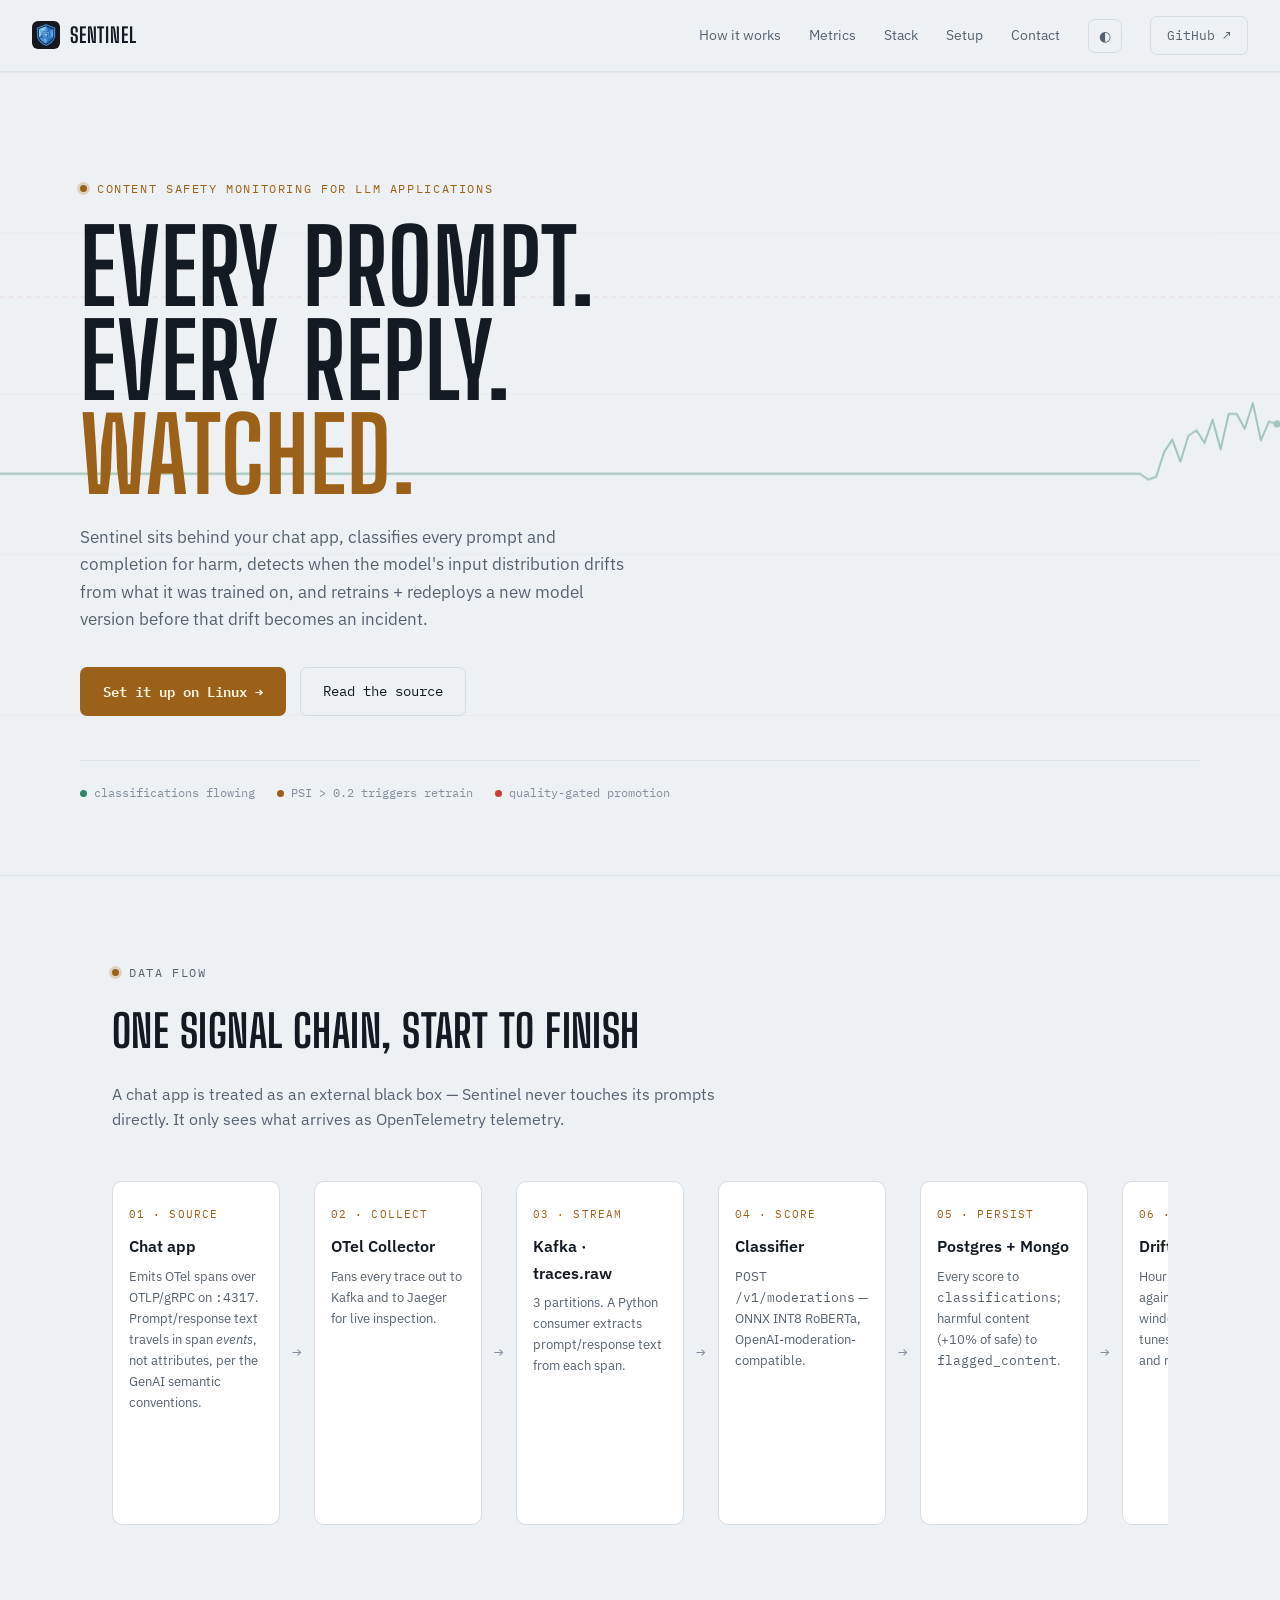
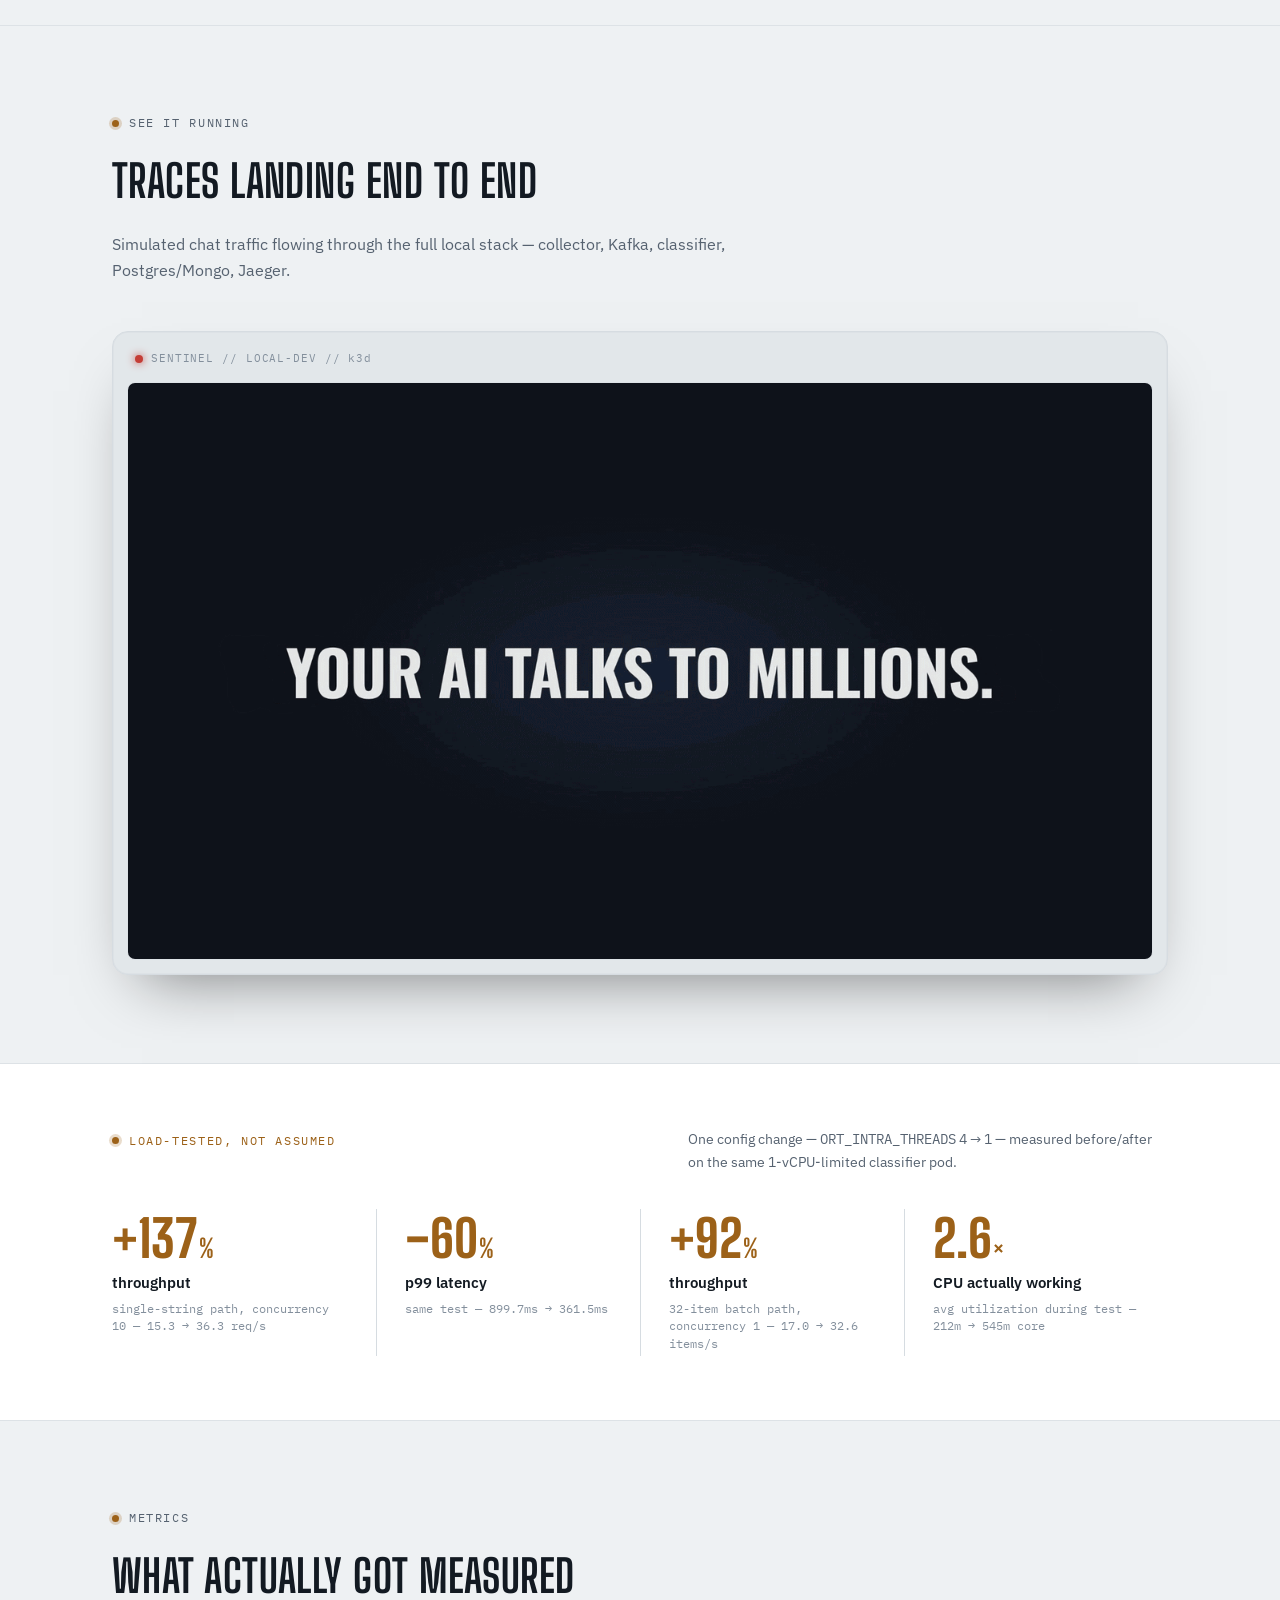
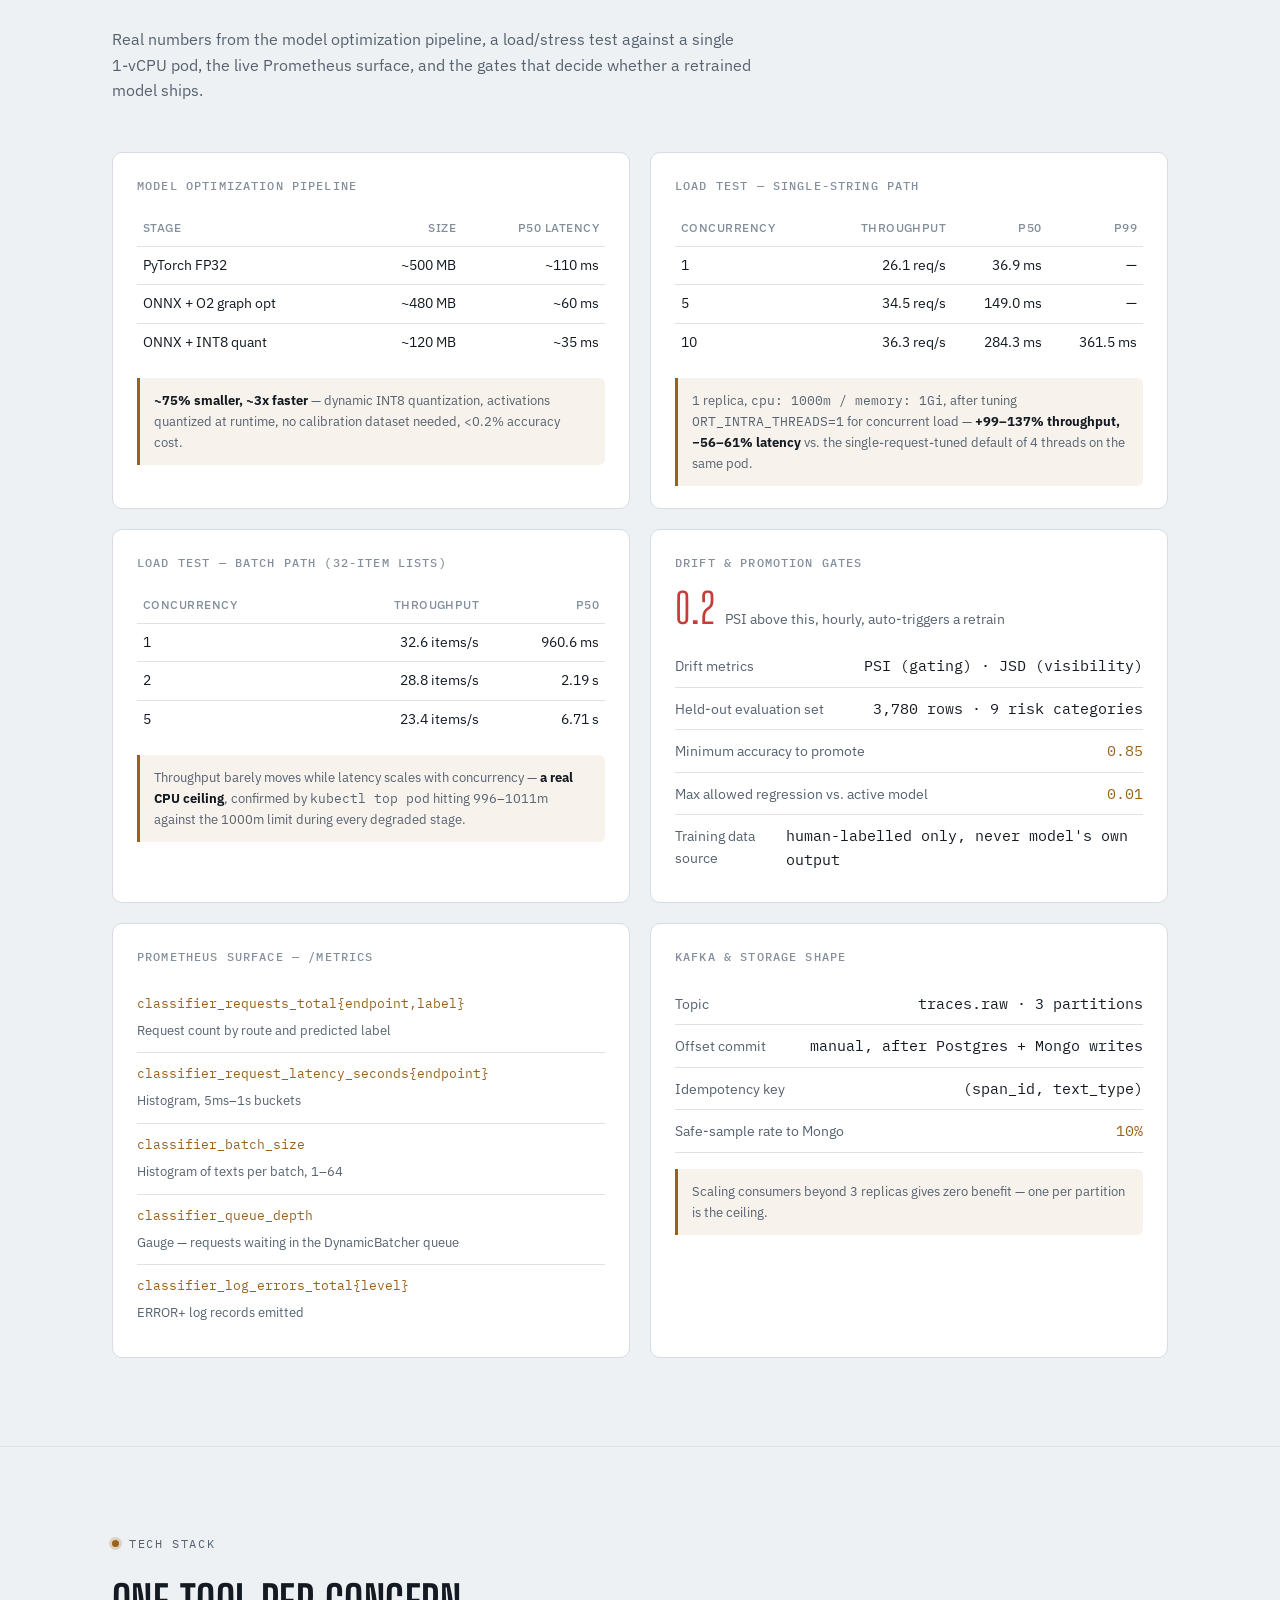
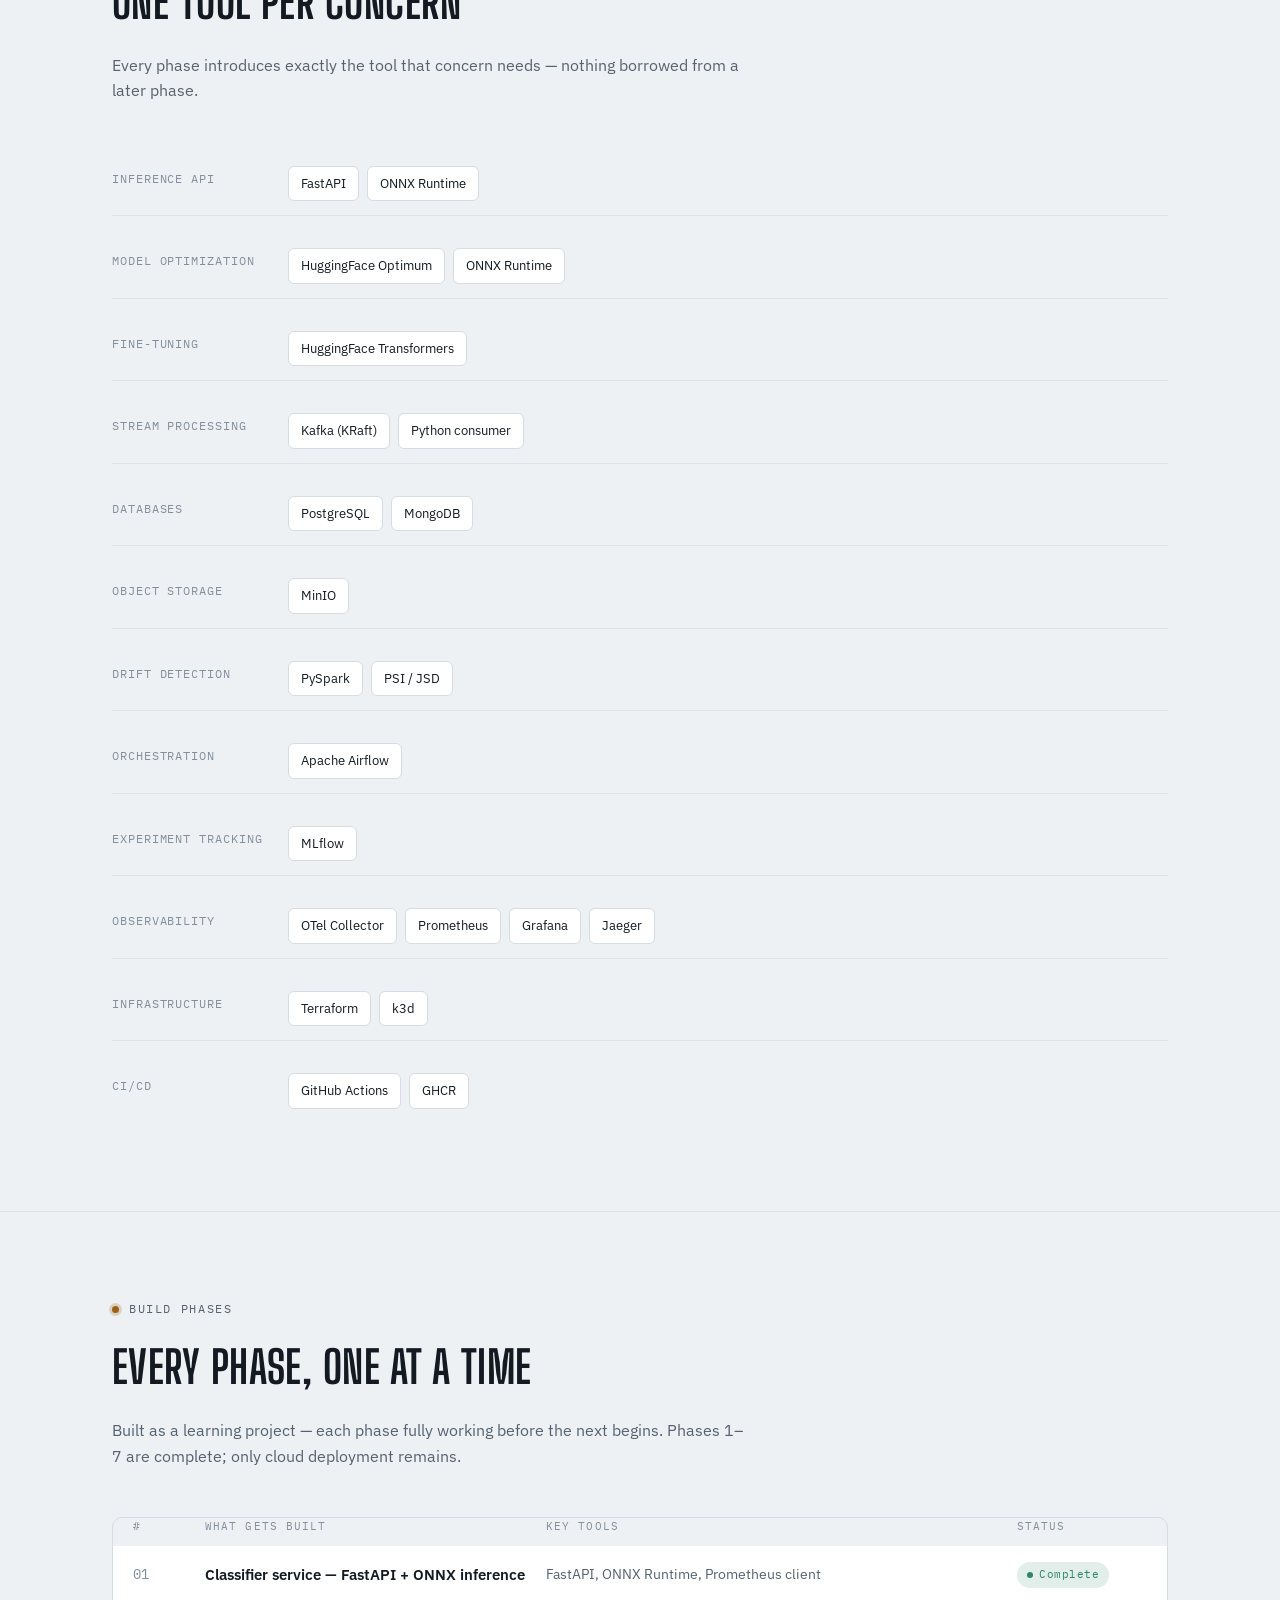
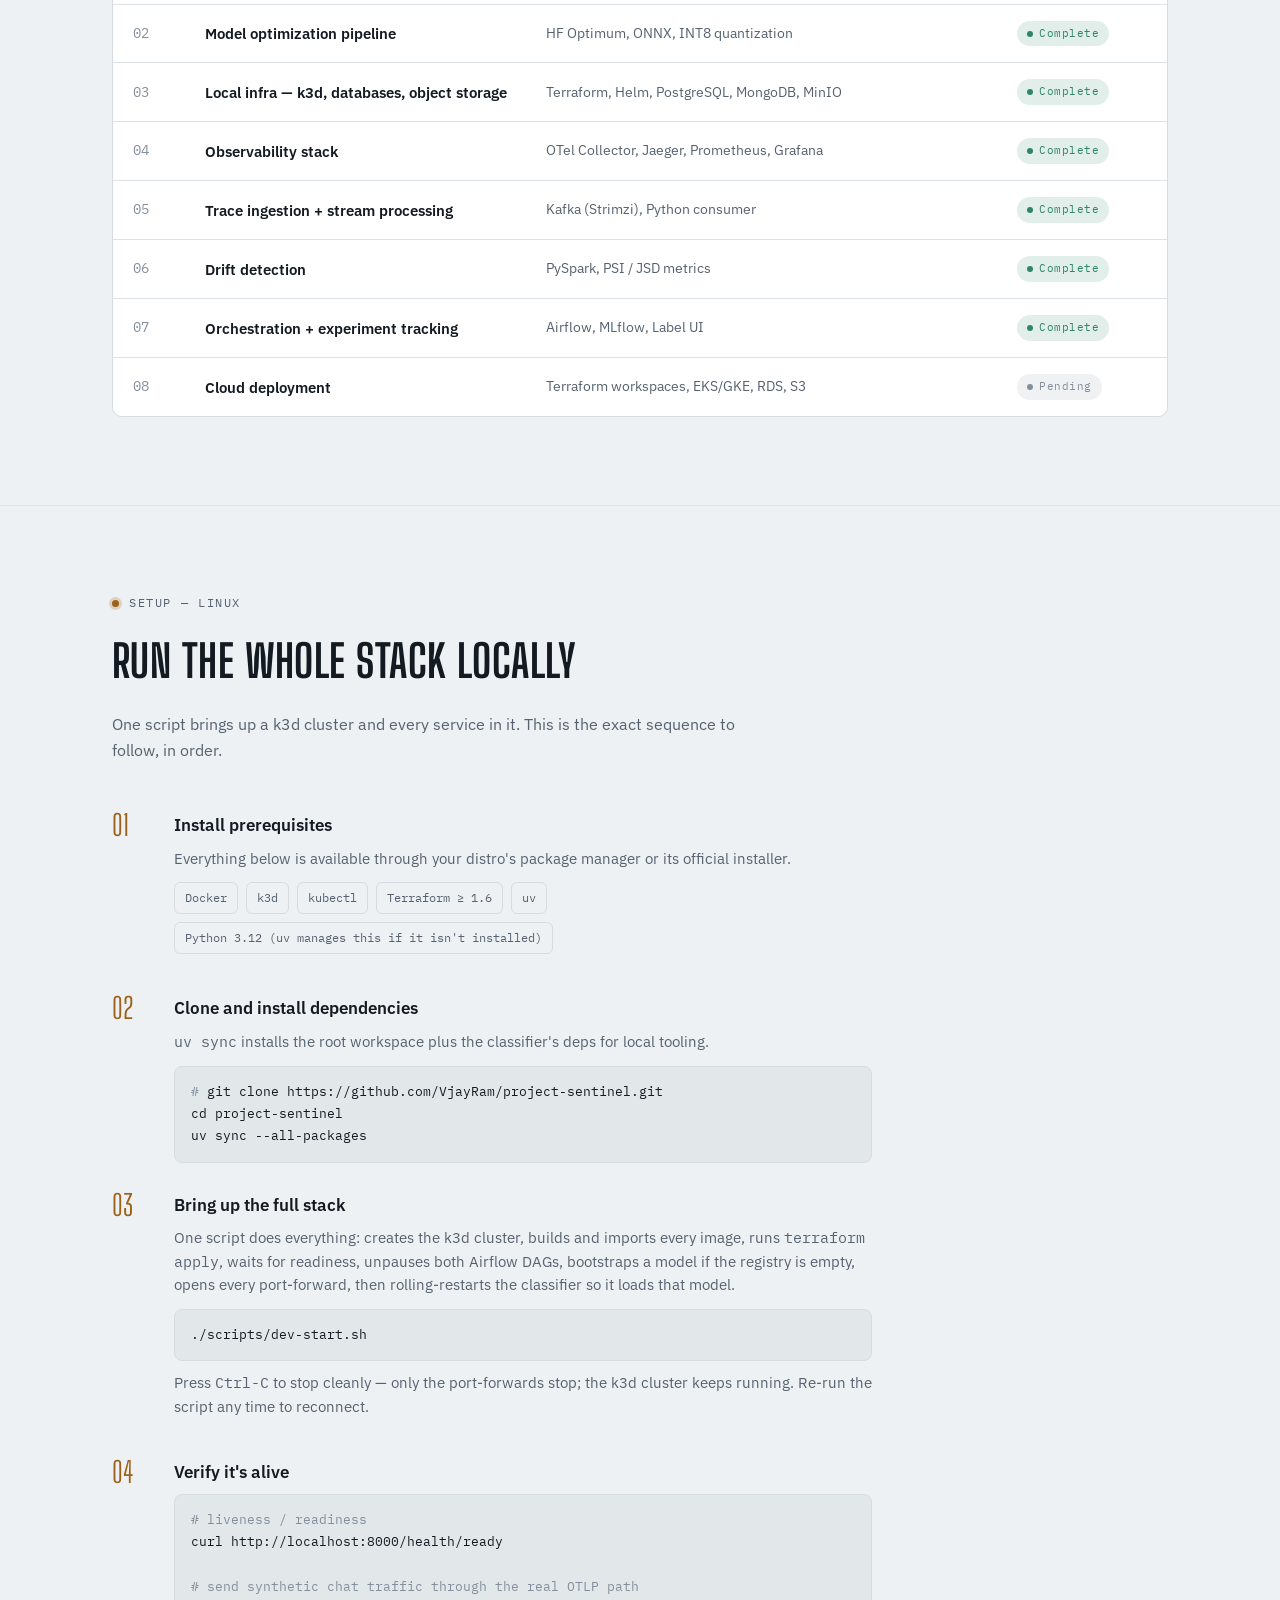
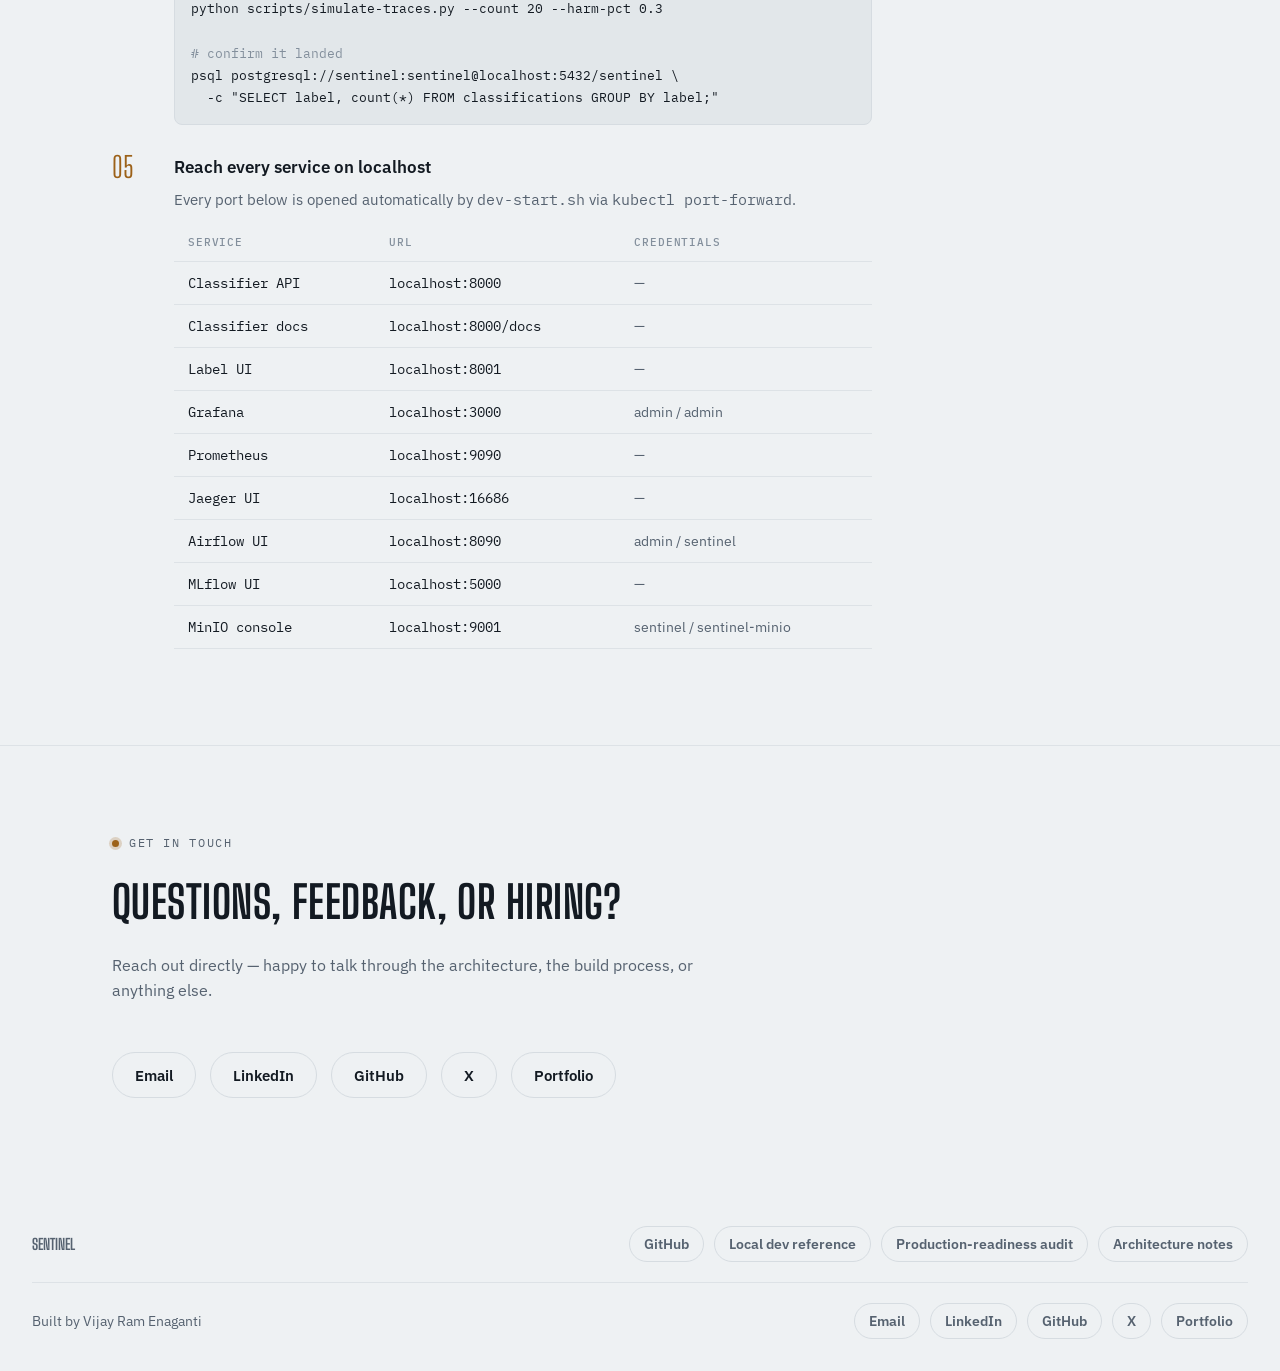
<file: frontend/index.html>
<!doctype html>
<html lang="en">
<head>
<meta charset="UTF-8" />
<meta name="viewport" content="width=device-width, initial-scale=1" />
<title>Sentinel — Content Safety Monitoring for LLM Applications</title>
<meta name="description" content="Sentinel classifies every prompt and completion your LLM app sends, watches for input drift, and retrains itself automatically when the distribution moves." />
<link rel="icon" href="favicon.ico" sizes="any" />
<link rel="icon" type="image/png" href="favicon-32.png" sizes="32x32" />
<link rel="icon" type="image/png" href="favicon-16.png" sizes="16x16" />
<link rel="icon" type="image/png" href="favicon-192.png" sizes="192x192" />
<link rel="apple-touch-icon" href="apple-touch-icon.png" />
<link rel="preconnect" href="https://fonts.googleapis.com" />
<link rel="preconnect" href="https://fonts.gstatic.com" crossorigin />
<link href="https://fonts.googleapis.com/css2?family=Big+Shoulders+Display:wght@600;700;800&family=IBM+Plex+Sans:wght@400;500;600;700&family=IBM+Plex+Mono:wght@400;500;600&display=swap" rel="stylesheet" />
<link rel="stylesheet" href="styles.css" />
</head>
<body>

<header class="site-header">
  <a class="brand" href="#top">
    <img src="assets/sentinel-logo.png" alt="" />
    Sentinel
  </a>
  <nav class="site-nav">
    <a href="#flow">How it works</a>
    <a href="#metrics">Metrics</a>
    <a href="#stack">Stack</a>
    <a href="#setup">Setup</a>
    <a href="#contact">Contact</a>
    <button class="theme-toggle" id="theme-toggle" title="Toggle theme" aria-label="Toggle color theme">◐</button>
    <a class="btn btn-ghost" href="https://github.com/VjayRam/project-sentinel" target="_blank" rel="noopener">GitHub ↗</a>
  </nav>
</header>

<section class="hero" id="top">
  <canvas class="hero-scope" id="hero-scope" aria-hidden="true"></canvas>
  <div class="hero-inner">
    <p class="eyebrow">Content safety monitoring for LLM applications</p>
    <h1>Every prompt.<br>Every reply.<br><span>Watched.</span></h1>
    <p class="hero-sub">
      Sentinel sits behind your chat app, classifies every prompt and completion
      for harm, detects when the model's input distribution drifts from what it
      was trained on, and retrains + redeploys a new model version before that
      drift becomes an incident.
    </p>
    <div class="hero-ctas">
      <a class="btn btn-primary" href="#setup">Set it up on Linux →</a>
      <a class="btn btn-ghost" href="https://github.com/VjayRam/project-sentinel" target="_blank" rel="noopener">Read the source</a>
    </div>
    <div class="status-strip mono">
      <span><span class="dot dot-safe"></span>classifications flowing</span>
      <span><span class="dot dot-accent"></span>PSI &gt; 0.2 triggers retrain</span>
      <span><span class="dot dot-harm"></span>quality-gated promotion</span>
    </div>
  </div>
</section>

<section id="flow">
  <div class="wrap">
    <div class="section-head">
      <p class="eyebrow">Data flow</p>
      <h2>One signal chain, start to finish</h2>
      <p>A chat app is treated as an external black box — Sentinel never touches its prompts directly. It only sees what arrives as OpenTelemetry telemetry.</p>
    </div>

    <div class="chain">
      <div class="chain-node">
        <span class="n">01 · SOURCE</span>
        <h3>Chat app</h3>
        <p>Emits OTel spans over OTLP/gRPC on <code class="mono">:4317</code>. Prompt/response text travels in span <em>events</em>, not attributes, per the GenAI semantic conventions.</p>
      </div>
      <div class="chain-arrow">→</div>
      <div class="chain-node">
        <span class="n">02 · COLLECT</span>
        <h3>OTel Collector</h3>
        <p>Fans every trace out to Kafka and to Jaeger for live inspection.</p>
      </div>
      <div class="chain-arrow">→</div>
      <div class="chain-node">
        <span class="n">03 · STREAM</span>
        <h3>Kafka · traces.raw</h3>
        <p>3 partitions. A Python consumer extracts prompt/response text from each span.</p>
      </div>
      <div class="chain-arrow">→</div>
      <div class="chain-node">
        <span class="n">04 · SCORE</span>
        <h3>Classifier</h3>
        <p><code class="mono">POST /v1/moderations</code> — ONNX INT8 RoBERTa, OpenAI-moderation-compatible.</p>
      </div>
      <div class="chain-arrow">→</div>
      <div class="chain-node">
        <span class="n">05 · PERSIST</span>
        <h3>Postgres + Mongo</h3>
        <p>Every score to <code class="mono">classifications</code>; harmful content (+10% of safe) to <code class="mono">flagged_content</code>.</p>
      </div>
      <div class="chain-arrow">→</div>
      <div class="chain-node">
        <span class="n">06 · REACT</span>
        <h3>Drift + retrain</h3>
        <p>Hourly PSI/JSD check against a reference window; a breach fine-tunes, quality-gates, and rolling-restarts.</p>
      </div>

      <div class="chain-branch">
        <strong>Human in the loop:</strong>
        <span>flagged content is reviewed and labelled in the Label UI before it ever becomes training data — the model never trains on its own predictions.</span>
      </div>
    </div>
  </div>
</section>

<section id="demo">
  <div class="wrap">
    <div class="section-head">
      <p class="eyebrow">See it running</p>
      <h2>Traces landing end to end</h2>
      <p>Simulated chat traffic flowing through the full local stack — collector, Kafka, classifier, Postgres/Mongo, Jaeger.</p>
    </div>
    <div class="scope-frame">
      <div class="bezel-bar">
        <span class="led"></span>
        <span>SENTINEL // LOCAL-DEV // k3d</span>
      </div>
      <img src="assets/sentinel-video.gif" alt="Screen recording of the Sentinel stack processing simulated traces end to end" loading="lazy" />
    </div>
  </div>
</section>

<section id="impact">
  <div class="wrap">
    <div class="impact-head">
      <p class="eyebrow">Load-tested, not assumed</p>
      <p class="impact-note">One config change — <span class="mono">ORT_INTRA_THREADS</span> 4 → 1 — measured before/after on the same 1-vCPU-limited classifier pod.</p>
    </div>
    <div class="impact-strip">
      <div class="impact-stat">
        <span class="impact-num mono">+137<small>%</small></span>
        <span class="impact-label">throughput</span>
        <span class="impact-ctx">single-string path, concurrency 10 — 15.3 → 36.3 req/s</span>
      </div>
      <div class="impact-stat">
        <span class="impact-num mono">−60<small>%</small></span>
        <span class="impact-label">p99 latency</span>
        <span class="impact-ctx">same test — 899.7ms → 361.5ms</span>
      </div>
      <div class="impact-stat">
        <span class="impact-num mono">+92<small>%</small></span>
        <span class="impact-label">throughput</span>
        <span class="impact-ctx">32-item batch path, concurrency 1 — 17.0 → 32.6 items/s</span>
      </div>
      <div class="impact-stat">
        <span class="impact-num mono">2.6<small>×</small></span>
        <span class="impact-label">CPU actually working</span>
        <span class="impact-ctx">avg utilization during test — 212m → 545m core</span>
      </div>
    </div>
  </div>
</section>

<section id="metrics">
  <div class="wrap">
    <div class="section-head">
      <p class="eyebrow">Metrics</p>
      <h2>What actually got measured</h2>
      <p>Real numbers from the model optimization pipeline, a load/stress test against a single 1-vCPU pod, the live Prometheus surface, and the gates that decide whether a retrained model ships.</p>
    </div>

    <div class="metric-grid">

      <div class="panel">
        <h3>Model optimization pipeline</h3>
        <table>
          <thead><tr><th>Stage</th><th>Size</th><th>p50 latency</th></tr></thead>
          <tbody>
            <tr><td>PyTorch FP32</td><td>~500 MB</td><td>~110 ms</td></tr>
            <tr><td>ONNX + O2 graph opt</td><td>~480 MB</td><td>~60 ms</td></tr>
            <tr><td>ONNX + INT8 quant</td><td>~120 MB</td><td>~35 ms</td></tr>
          </tbody>
        </table>
        <div class="callout"><strong>~75% smaller, ~3x faster</strong> — dynamic INT8 quantization, activations quantized at runtime, no calibration dataset needed, &lt;0.2% accuracy cost.</div>
      </div>

      <div class="panel">
        <h3>Load test — single-string path</h3>
        <table>
          <thead><tr><th>Concurrency</th><th>Throughput</th><th>p50</th><th>p99</th></tr></thead>
          <tbody>
            <tr><td>1</td><td>26.1 req/s</td><td>36.9 ms</td><td>—</td></tr>
            <tr><td>5</td><td>34.5 req/s</td><td>149.0 ms</td><td>—</td></tr>
            <tr><td>10</td><td>36.3 req/s</td><td>284.3 ms</td><td>361.5 ms</td></tr>
          </tbody>
        </table>
        <div class="callout">1 replica, <span class="mono">cpu: 1000m / memory: 1Gi</span>, after tuning <span class="mono">ORT_INTRA_THREADS=1</span> for concurrent load — <strong>+99–137% throughput, −56–61% latency</strong> vs. the single-request-tuned default of 4 threads on the same pod.</div>
      </div>

      <div class="panel">
        <h3>Load test — batch path (32-item lists)</h3>
        <table>
          <thead><tr><th>Concurrency</th><th>Throughput</th><th>p50</th></tr></thead>
          <tbody>
            <tr><td>1</td><td>32.6 items/s</td><td>960.6 ms</td></tr>
            <tr><td>2</td><td>28.8 items/s</td><td>2.19 s</td></tr>
            <tr><td>5</td><td>23.4 items/s</td><td>6.71 s</td></tr>
          </tbody>
        </table>
        <div class="callout">Throughput barely moves while latency scales with concurrency — <strong>a real CPU ceiling</strong>, confirmed by <span class="mono">kubectl top pod</span> hitting 996–1011m against the 1000m limit during every degraded stage.</div>
      </div>

      <div class="panel">
        <h3>Drift &amp; promotion gates</h3>
        <div class="gate-threshold"><span class="big mono">0.2</span><span class="lbl">PSI above this, hourly, auto-triggers a retrain</span></div>
        <div class="stat-row"><span class="k">Drift metrics</span><span class="v">PSI (gating) · JSD (visibility)</span></div>
        <div class="stat-row"><span class="k">Held-out evaluation set</span><span class="v">3,780 rows · 9 risk categories</span></div>
        <div class="stat-row"><span class="k">Minimum accuracy to promote</span><span class="v accent">0.85</span></div>
        <div class="stat-row"><span class="k">Max allowed regression vs. active model</span><span class="v accent">0.01</span></div>
        <div class="stat-row"><span class="k">Training data source</span><span class="v">human-labelled only, never model's own output</span></div>
      </div>

      <div class="panel">
        <h3>Prometheus surface — <span class="mono">/metrics</span></h3>
        <ul class="metric-list">
          <li><code>classifier_requests_total{endpoint,label}</code><span>Request count by route and predicted label</span></li>
          <li><code>classifier_request_latency_seconds{endpoint}</code><span>Histogram, 5ms–1s buckets</span></li>
          <li><code>classifier_batch_size</code><span>Histogram of texts per batch, 1–64</span></li>
          <li><code>classifier_queue_depth</code><span>Gauge — requests waiting in the DynamicBatcher queue</span></li>
          <li><code>classifier_log_errors_total{level}</code><span>ERROR+ log records emitted</span></li>
        </ul>
      </div>

      <div class="panel">
        <h3>Kafka &amp; storage shape</h3>
        <div class="stat-row"><span class="k">Topic</span><span class="v">traces.raw · 3 partitions</span></div>
        <div class="stat-row"><span class="k">Offset commit</span><span class="v">manual, after Postgres + Mongo writes</span></div>
        <div class="stat-row"><span class="k">Idempotency key</span><span class="v">(span_id, text_type)</span></div>
        <div class="stat-row"><span class="k">Safe-sample rate to Mongo</span><span class="v accent">10%</span></div>
        <div class="callout">Scaling consumers beyond 3 replicas gives zero benefit — one per partition is the ceiling.</div>
      </div>

    </div>
  </div>
</section>

<section id="stack">
  <div class="wrap">
    <div class="section-head">
      <p class="eyebrow">Tech stack</p>
      <h2>One tool per concern</h2>
      <p>Every phase introduces exactly the tool that concern needs — nothing borrowed from a later phase.</p>
    </div>

    <div class="stack-groups">
      <div class="stack-row"><span class="concern">Inference API</span><div class="tools"><span class="chip">FastAPI</span><span class="chip">ONNX Runtime</span></div></div>
      <div class="stack-row"><span class="concern">Model optimization</span><div class="tools"><span class="chip">HuggingFace Optimum</span><span class="chip">ONNX Runtime</span></div></div>
      <div class="stack-row"><span class="concern">Fine-tuning</span><div class="tools"><span class="chip">HuggingFace Transformers</span></div></div>
      <div class="stack-row"><span class="concern">Stream processing</span><div class="tools"><span class="chip">Kafka (KRaft)</span><span class="chip">Python consumer</span></div></div>
      <div class="stack-row"><span class="concern">Databases</span><div class="tools"><span class="chip">PostgreSQL</span><span class="chip">MongoDB</span></div></div>
      <div class="stack-row"><span class="concern">Object storage</span><div class="tools"><span class="chip">MinIO</span></div></div>
      <div class="stack-row"><span class="concern">Drift detection</span><div class="tools"><span class="chip">PySpark</span><span class="chip">PSI / JSD</span></div></div>
      <div class="stack-row"><span class="concern">Orchestration</span><div class="tools"><span class="chip">Apache Airflow</span></div></div>
      <div class="stack-row"><span class="concern">Experiment tracking</span><div class="tools"><span class="chip">MLflow</span></div></div>
      <div class="stack-row"><span class="concern">Observability</span><div class="tools"><span class="chip">OTel Collector</span><span class="chip">Prometheus</span><span class="chip">Grafana</span><span class="chip">Jaeger</span></div></div>
      <div class="stack-row"><span class="concern">Infrastructure</span><div class="tools"><span class="chip">Terraform</span><span class="chip">k3d</span></div></div>
      <div class="stack-row"><span class="concern">CI/CD</span><div class="tools"><span class="chip">GitHub Actions</span><span class="chip">GHCR</span></div></div>
    </div>
  </div>
</section>

<section id="phases">
  <div class="wrap">
    <div class="section-head">
      <p class="eyebrow">Build phases</p>
      <h2>Every phase, one at a time</h2>
      <p>Built as a learning project — each phase fully working before the next begins. Phases 1–7 are complete; only cloud deployment remains.</p>
    </div>

    <div class="board">
      <div class="board-row head">
        <span>#</span>
        <span>What gets built</span>
        <span class="tools-h">Key tools</span>
        <span>Status</span>
      </div>
      <div class="board-row"><span class="idx">01</span><span class="what">Classifier service — FastAPI + ONNX inference</span><span class="tools">FastAPI, ONNX Runtime, Prometheus client</span><span class="pill pill-done">Complete</span></div>
      <div class="board-row"><span class="idx">02</span><span class="what">Model optimization pipeline</span><span class="tools">HF Optimum, ONNX, INT8 quantization</span><span class="pill pill-done">Complete</span></div>
      <div class="board-row"><span class="idx">03</span><span class="what">Local infra — k3d, databases, object storage</span><span class="tools">Terraform, Helm, PostgreSQL, MongoDB, MinIO</span><span class="pill pill-done">Complete</span></div>
      <div class="board-row"><span class="idx">04</span><span class="what">Observability stack</span><span class="tools">OTel Collector, Jaeger, Prometheus, Grafana</span><span class="pill pill-done">Complete</span></div>
      <div class="board-row"><span class="idx">05</span><span class="what">Trace ingestion + stream processing</span><span class="tools">Kafka (Strimzi), Python consumer</span><span class="pill pill-done">Complete</span></div>
      <div class="board-row"><span class="idx">06</span><span class="what">Drift detection</span><span class="tools">PySpark, PSI / JSD metrics</span><span class="pill pill-done">Complete</span></div>
      <div class="board-row"><span class="idx">07</span><span class="what">Orchestration + experiment tracking</span><span class="tools">Airflow, MLflow, Label UI</span><span class="pill pill-done">Complete</span></div>
      <div class="board-row"><span class="idx">08</span><span class="what">Cloud deployment</span><span class="tools">Terraform workspaces, EKS/GKE, RDS, S3</span><span class="pill pill-pending">Pending</span></div>
    </div>
  </div>
</section>

<section id="setup">
  <div class="wrap">
    <div class="section-head">
      <p class="eyebrow">Setup — Linux</p>
      <h2>Run the whole stack locally</h2>
      <p>One script brings up a k3d cluster and every service in it. This is the exact sequence to follow, in order.</p>
    </div>

    <div class="setup-steps">
      <div class="step">
        <span class="num">01</span>
        <div>
          <h3>Install prerequisites</h3>
          <p>Everything below is available through your distro's package manager or its official installer.</p>
          <ul class="prereqs">
            <li>Docker</li>
            <li>k3d</li>
            <li>kubectl</li>
            <li>Terraform ≥ 1.6</li>
            <li>uv</li>
            <li>Python 3.12 (uv manages this if it isn't installed)</li>
          </ul>
        </div>
      </div>

      <div class="step">
        <span class="num">02</span>
        <div>
          <h3>Clone and install dependencies</h3>
          <p><span class="mono">uv sync</span> installs the root workspace plus the classifier's deps for local tooling.</p>
          <pre class="code-block"><span class="c"># </span>git clone https://github.com/VjayRam/project-sentinel.git
cd project-sentinel
uv sync --all-packages</pre>
        </div>
      </div>

      <div class="step">
        <span class="num">03</span>
        <div>
          <h3>Bring up the full stack</h3>
          <p>One script does everything: creates the k3d cluster, builds and imports every image, runs <span class="mono">terraform apply</span>, waits for readiness, unpauses both Airflow DAGs, bootstraps a model if the registry is empty, opens every port-forward, then rolling-restarts the classifier so it loads that model.</p>
          <pre class="code-block">./scripts/dev-start.sh</pre>
          <p style="margin-top:10px">Press <span class="mono">Ctrl-C</span> to stop cleanly — only the port-forwards stop; the k3d cluster keeps running. Re-run the script any time to reconnect.</p>
        </div>
      </div>

      <div class="step">
        <span class="num">04</span>
        <div>
          <h3>Verify it's alive</h3>
          <pre class="code-block"><span class="c"># liveness / readiness</span>
curl http://localhost:8000/health/ready

<span class="c"># send synthetic chat traffic through the real OTLP path</span>
python scripts/simulate-traces.py --count 20 --harm-pct 0.3

<span class="c"># confirm it landed</span>
psql postgresql://sentinel:sentinel@localhost:5432/sentinel \
  -c "SELECT label, count(*) FROM classifications GROUP BY label;"</pre>
        </div>
      </div>

      <div class="step">
        <span class="num">05</span>
        <div>
          <h3>Reach every service on localhost</h3>
          <p>Every port below is opened automatically by <span class="mono">dev-start.sh</span> via <span class="mono">kubectl port-forward</span>.</p>
          <div class="service-table-wrap">
            <table class="svc">
              <thead><tr><th>Service</th><th>URL</th><th>Credentials</th></tr></thead>
              <tbody>
                <tr><td class="mono">Classifier API</td><td class="mono">localhost:8000</td><td class="dim">—</td></tr>
                <tr><td class="mono">Classifier docs</td><td class="mono">localhost:8000/docs</td><td class="dim">—</td></tr>
                <tr><td class="mono">Label UI</td><td class="mono">localhost:8001</td><td class="dim">—</td></tr>
                <tr><td class="mono">Grafana</td><td class="mono">localhost:3000</td><td class="dim">admin / admin</td></tr>
                <tr><td class="mono">Prometheus</td><td class="mono">localhost:9090</td><td class="dim">—</td></tr>
                <tr><td class="mono">Jaeger UI</td><td class="mono">localhost:16686</td><td class="dim">—</td></tr>
                <tr><td class="mono">Airflow UI</td><td class="mono">localhost:8090</td><td class="dim">admin / sentinel</td></tr>
                <tr><td class="mono">MLflow UI</td><td class="mono">localhost:5000</td><td class="dim">—</td></tr>
                <tr><td class="mono">MinIO console</td><td class="mono">localhost:9001</td><td class="dim">sentinel / sentinel-minio</td></tr>
              </tbody>
            </table>
          </div>
        </div>
      </div>
    </div>
  </div>
</section>

<section id="contact">
  <div class="wrap">
    <div class="section-head">
      <p class="eyebrow">Get in touch</p>
      <h2>Questions, feedback, or hiring?</h2>
      <p>Reach out directly — happy to talk through the architecture, the build process, or anything else.</p>
    </div>
    <nav class="contact-links">
      <a href="mailto:vjayram.enag@gmail.com">Email</a>
      <a href="https://linkedin.com/in/vijay-ram-enaganti/" target="_blank" rel="noopener">LinkedIn</a>
      <a href="https://github.com/VjayRam" target="_blank" rel="noopener">GitHub</a>
      <a href="https://x.com/VijayRa50546193" target="_blank" rel="noopener">X</a>
      <a href="https://vijay-ram.vercel.app/" target="_blank" rel="noopener">Portfolio</a>
    </nav>
  </div>
</section>

<footer>
  <div class="footer-row">
    <span class="fmark">Sentinel</span>
    <nav class="flinks">
      <a href="https://github.com/VjayRam/project-sentinel" target="_blank" rel="noopener">GitHub</a>
      <a href="https://github.com/VjayRam/project-sentinel/blob/master/docs/local-dev.md" target="_blank" rel="noopener">Local dev reference</a>
      <a href="https://github.com/VjayRam/project-sentinel/blob/master/ISSUES.md" target="_blank" rel="noopener">Production-readiness audit</a>
      <a href="https://github.com/VjayRam/project-sentinel/blob/master/CLAUDE.md" target="_blank" rel="noopener">Architecture notes</a>
    </nav>
  </div>
  <div class="footer-row footer-contact">
    <span class="fauthor">Built by Vijay Ram Enaganti</span>
    <nav class="flinks">
      <a href="mailto:vjayram.enag@gmail.com">Email</a>
      <a href="https://linkedin.com/in/vijay-ram-enaganti/" target="_blank" rel="noopener">LinkedIn</a>
      <a href="https://github.com/VjayRam" target="_blank" rel="noopener">GitHub</a>
      <a href="https://x.com/VijayRa50546193" target="_blank" rel="noopener">X</a>
      <a href="https://vijay-ram.vercel.app/" target="_blank" rel="noopener">Portfolio</a>
    </nav>
  </div>
</footer>

<script src="script.js"></script>
</body>
</html>
</file>
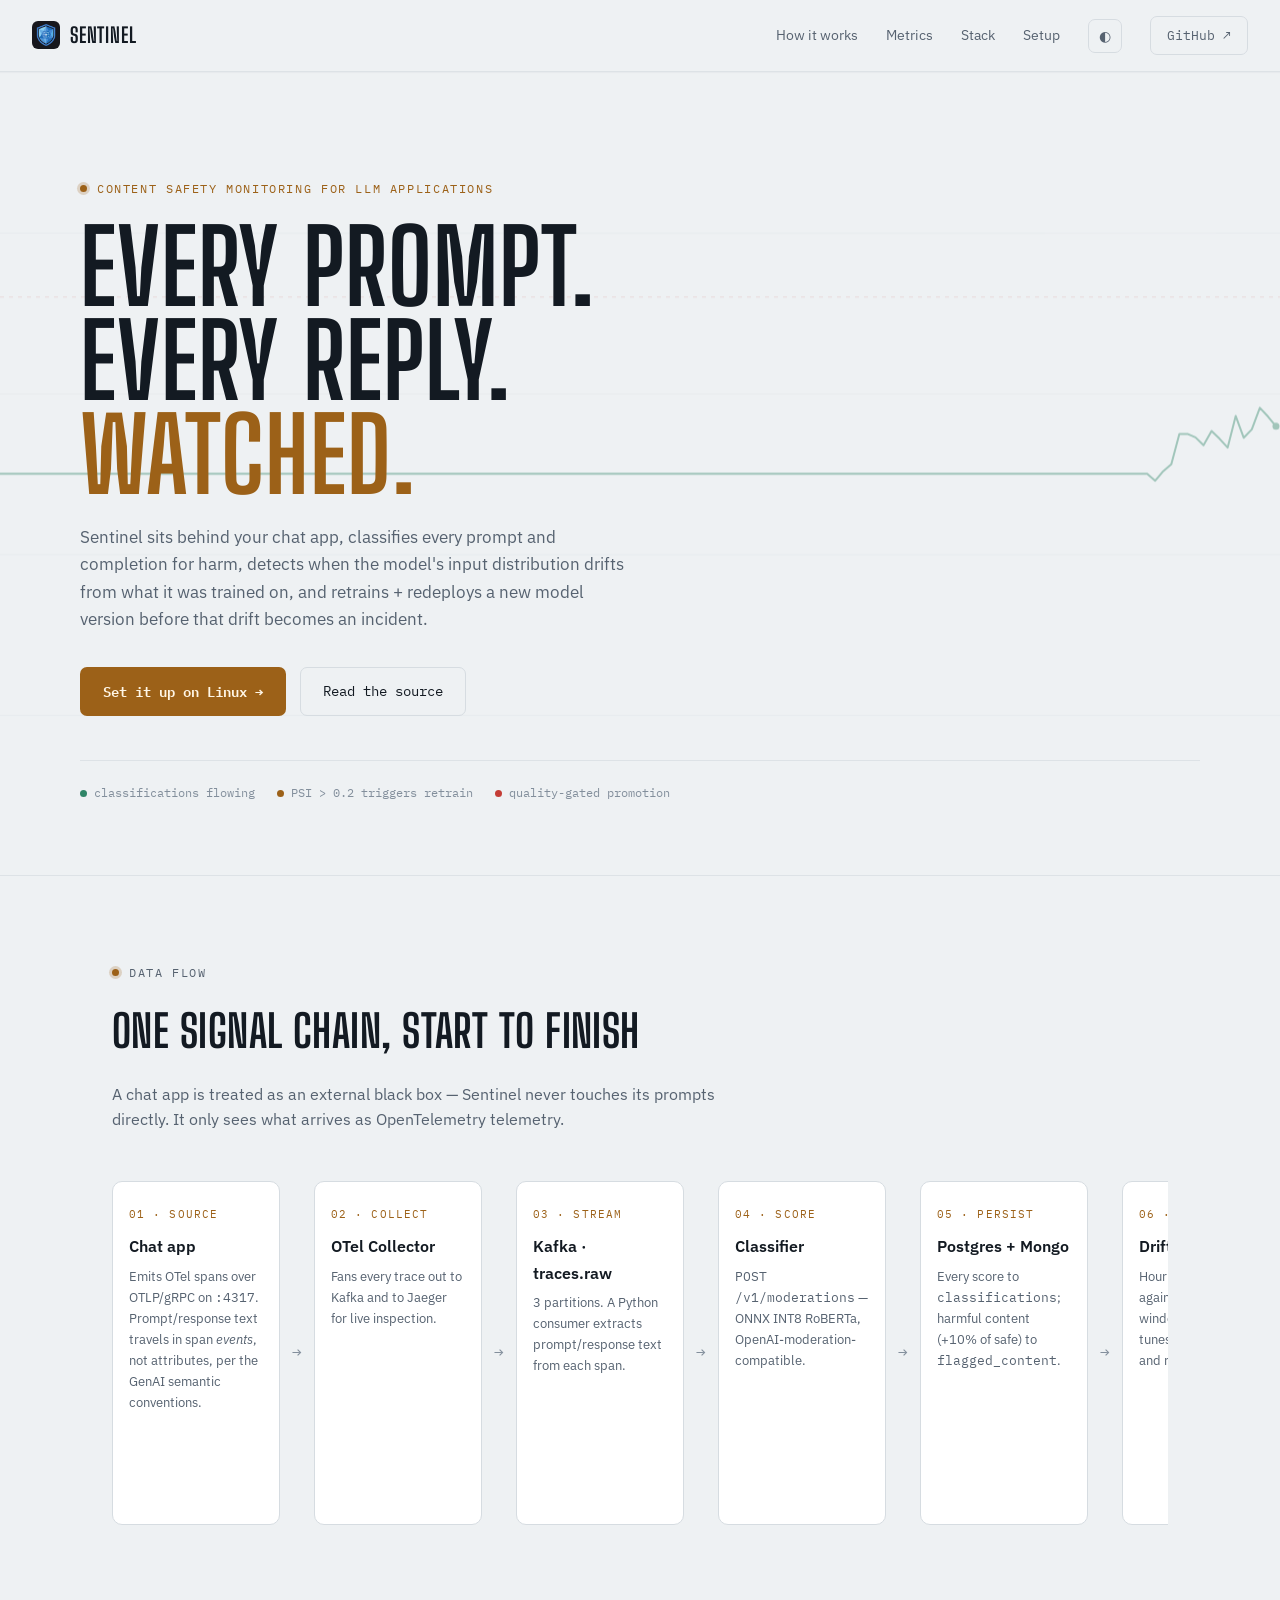
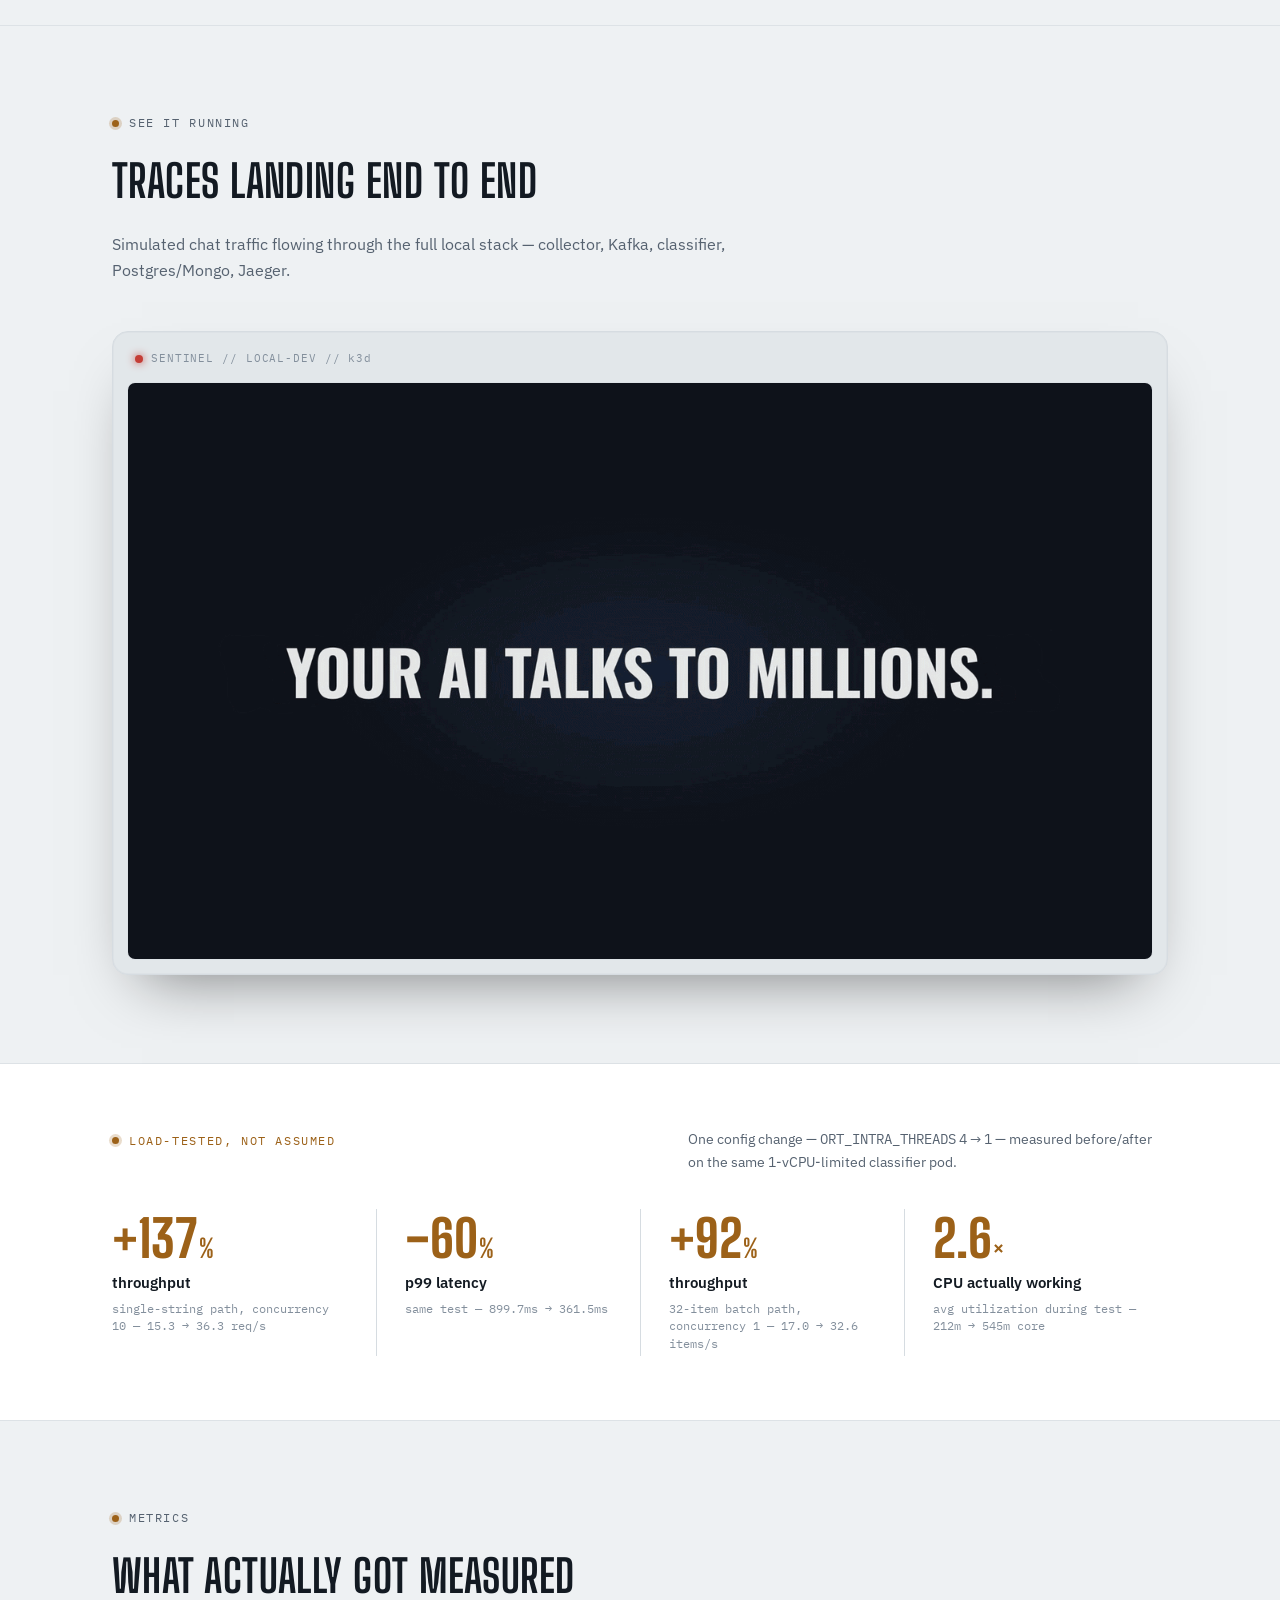
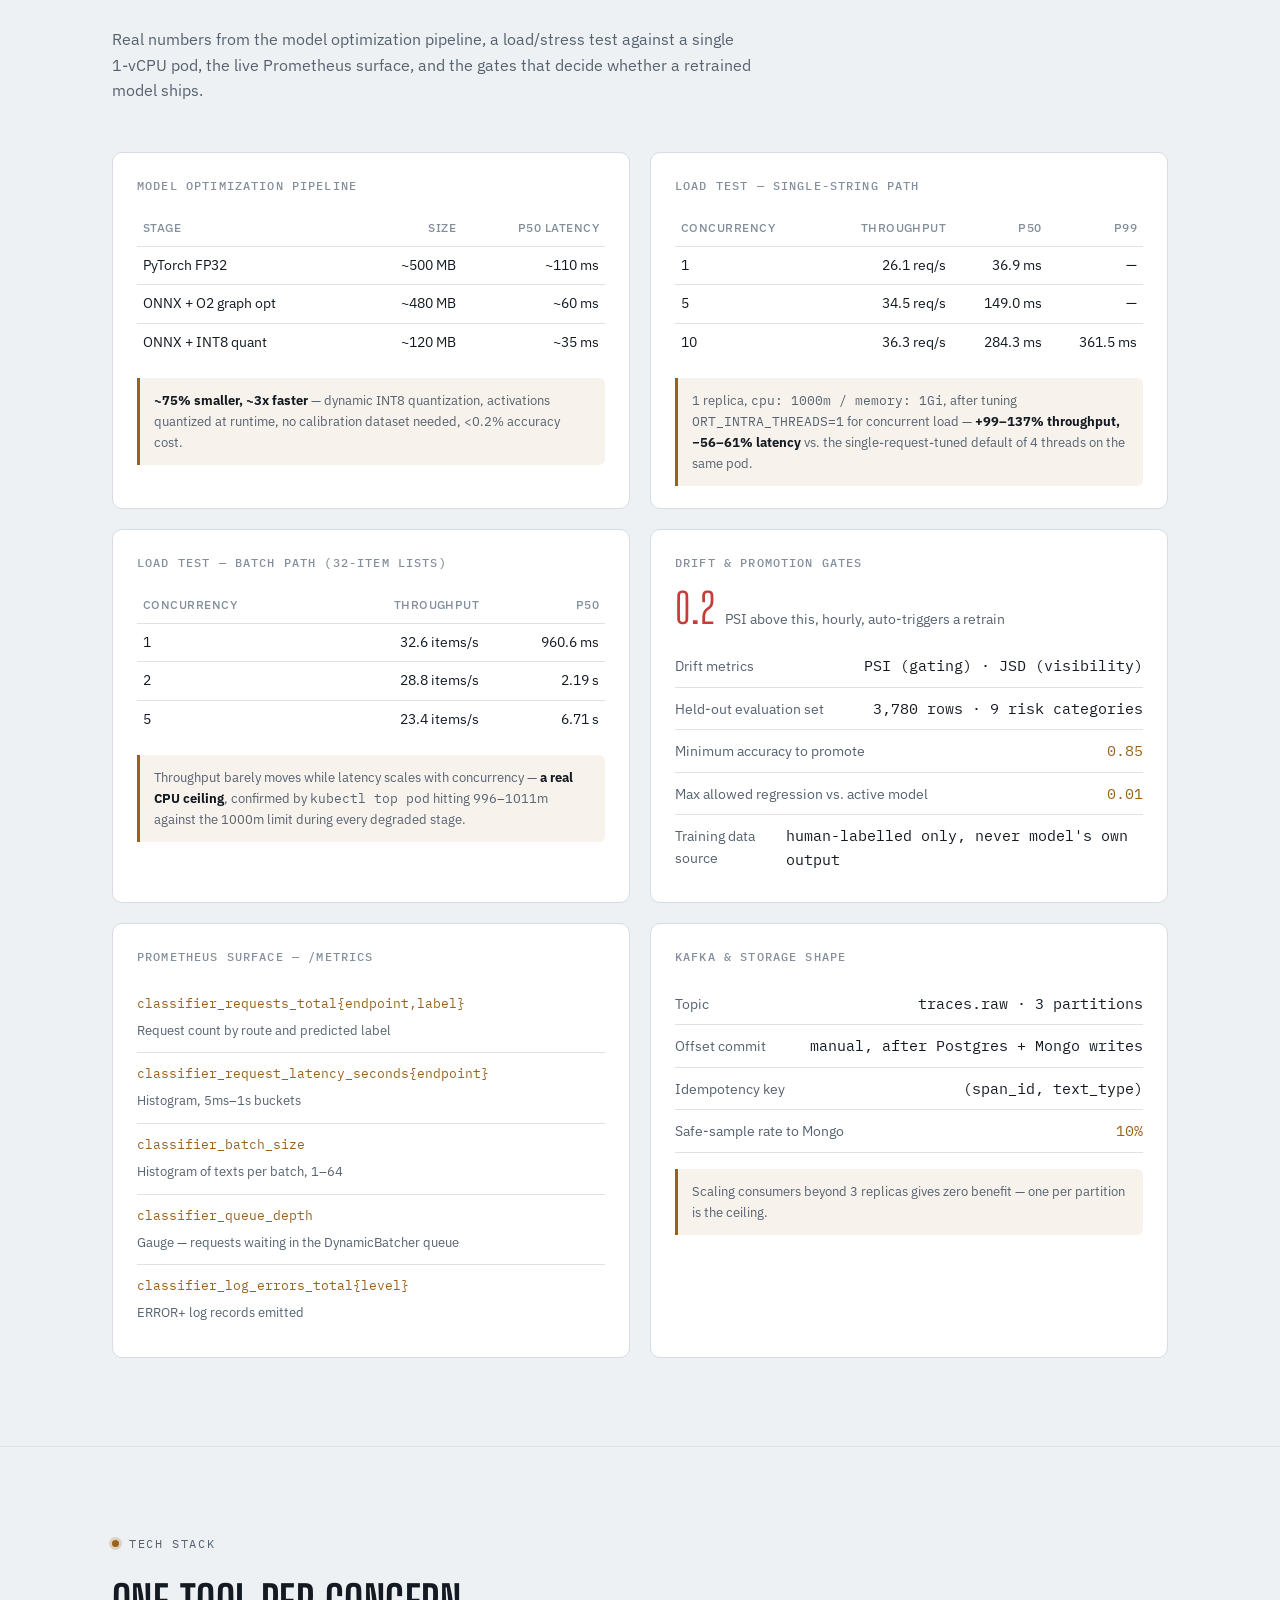
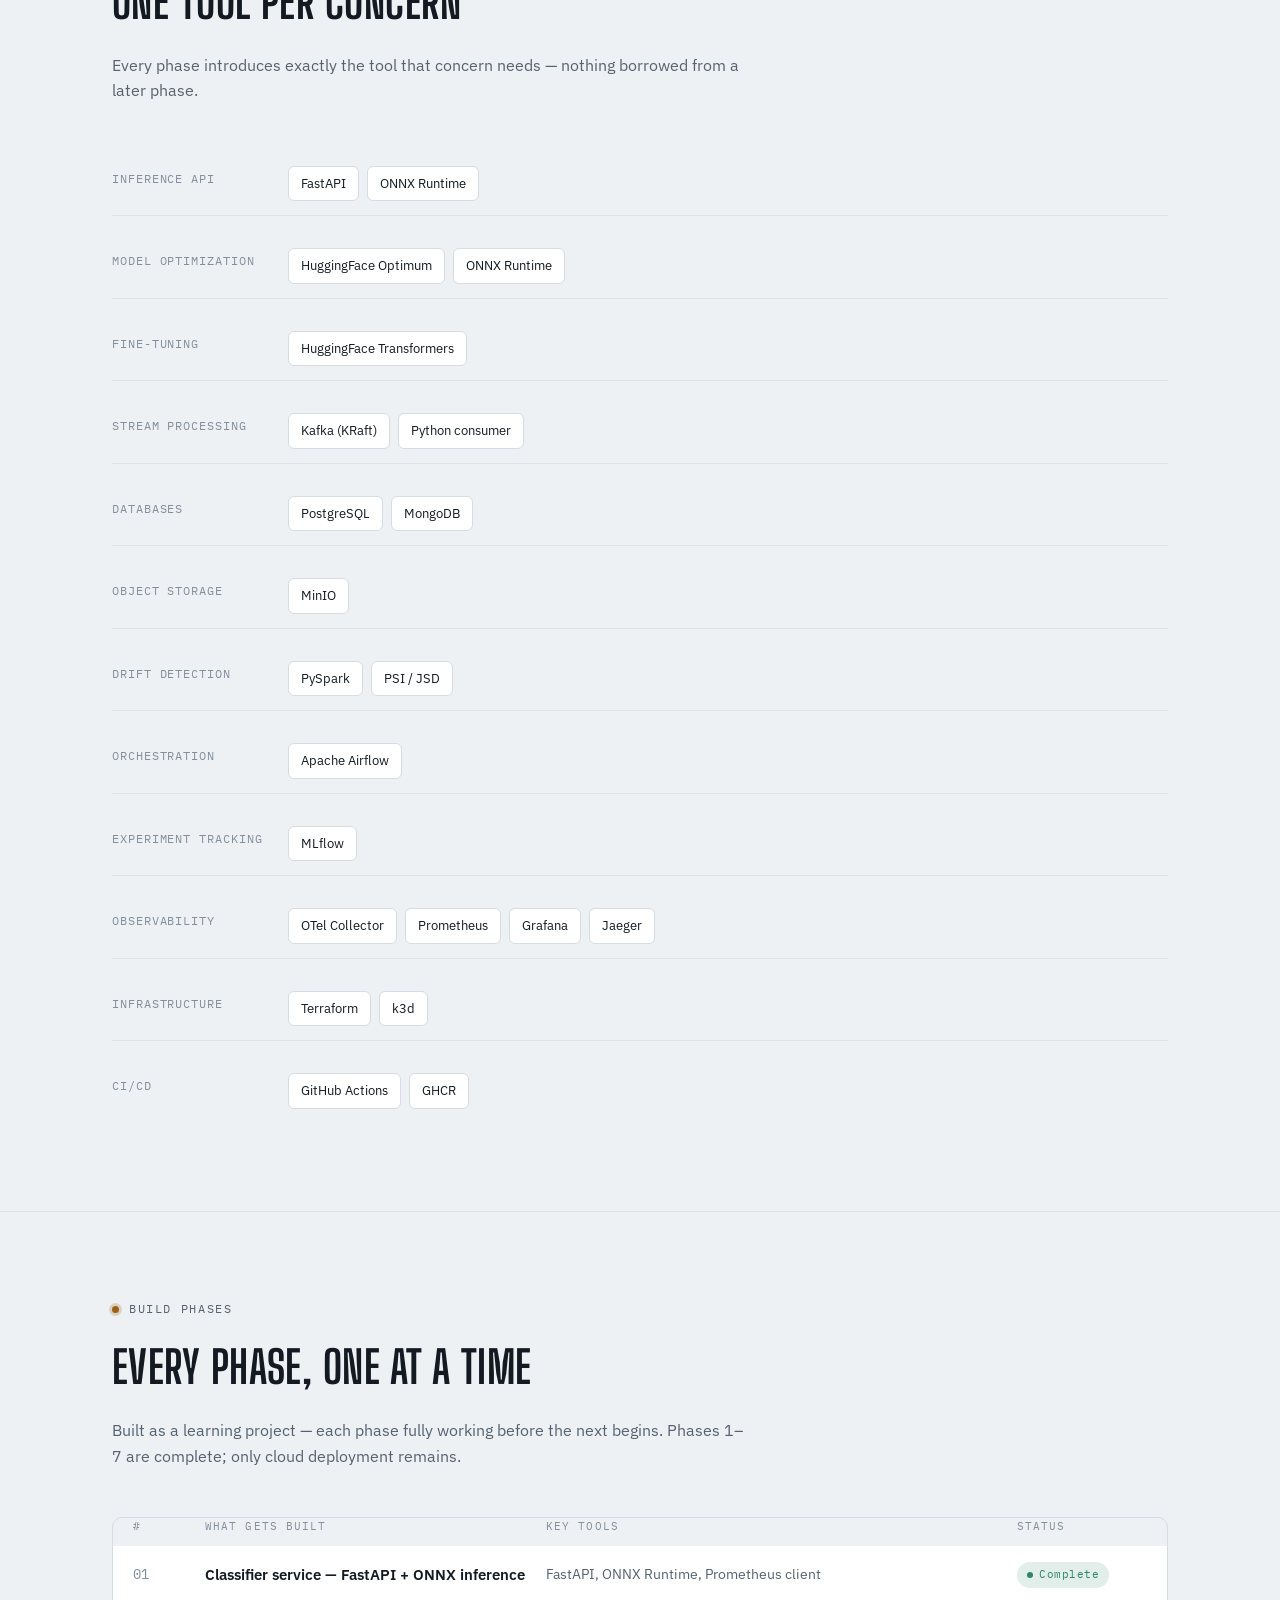
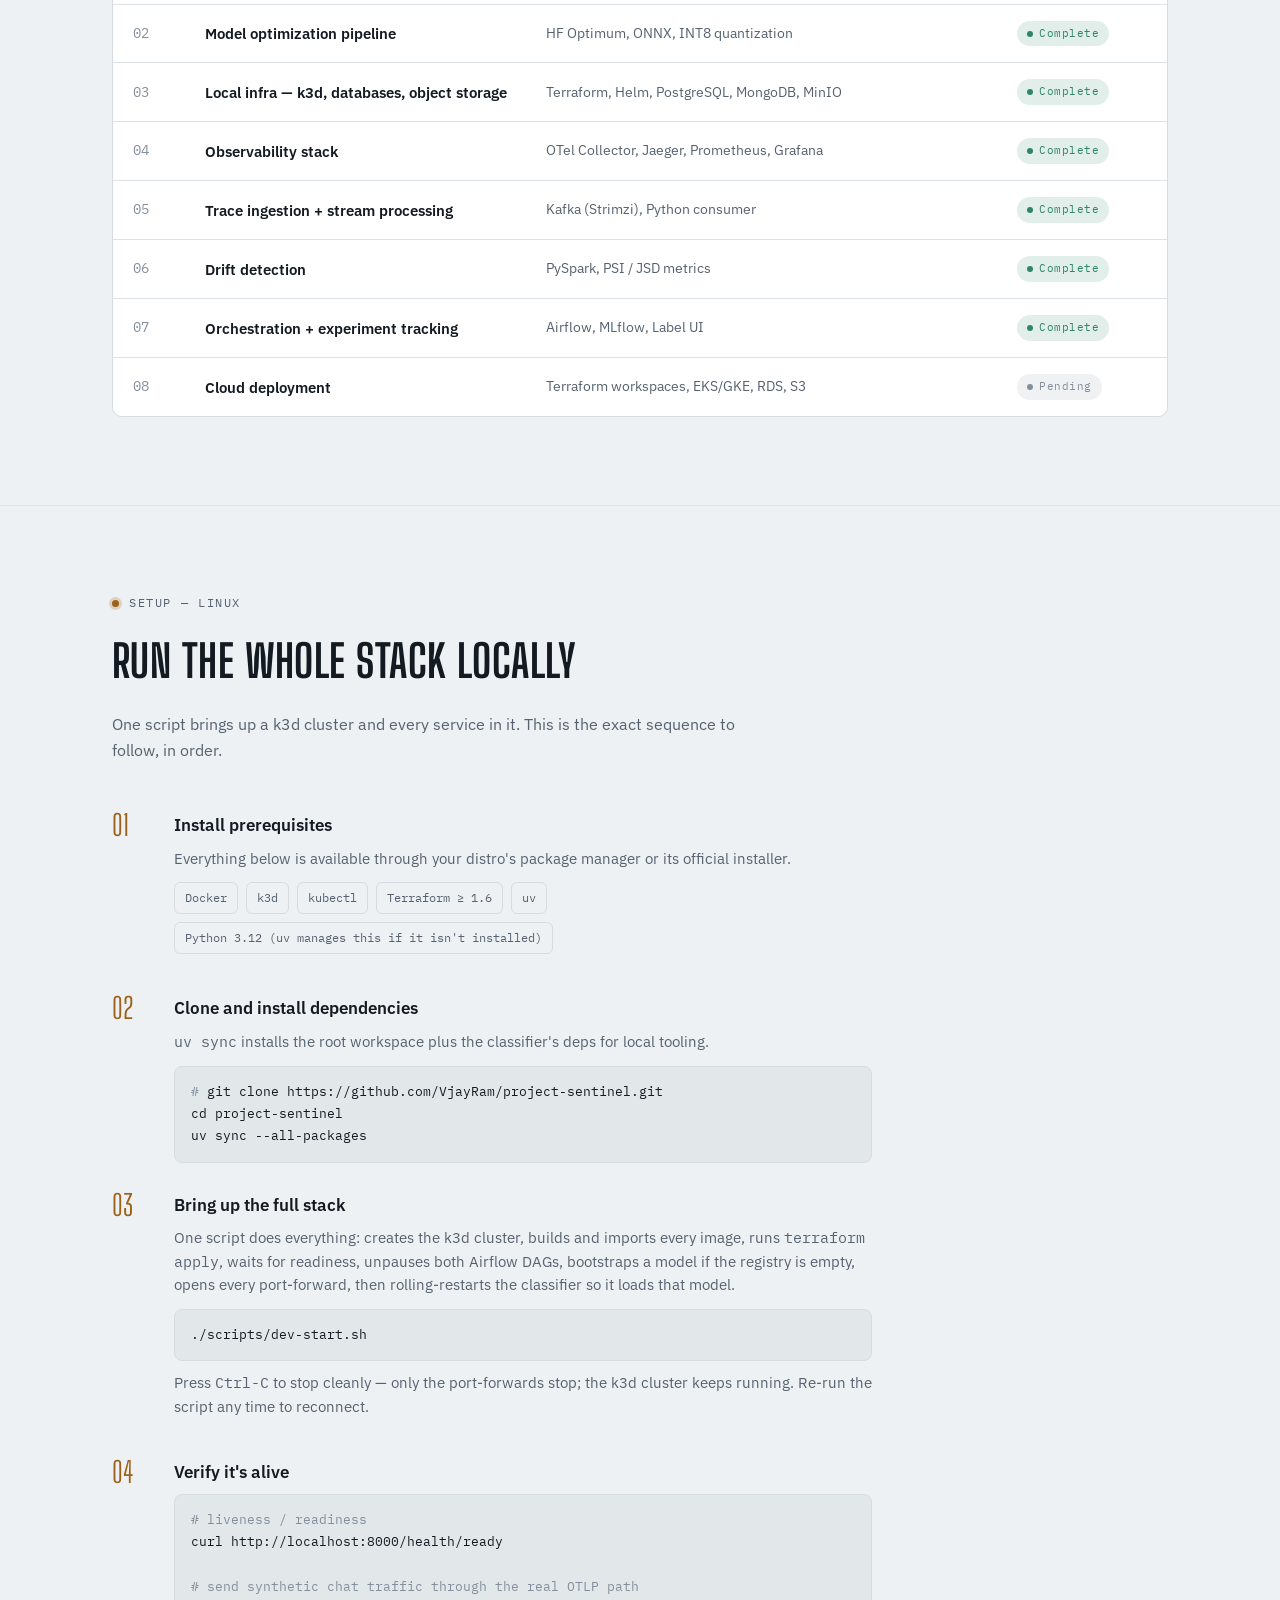
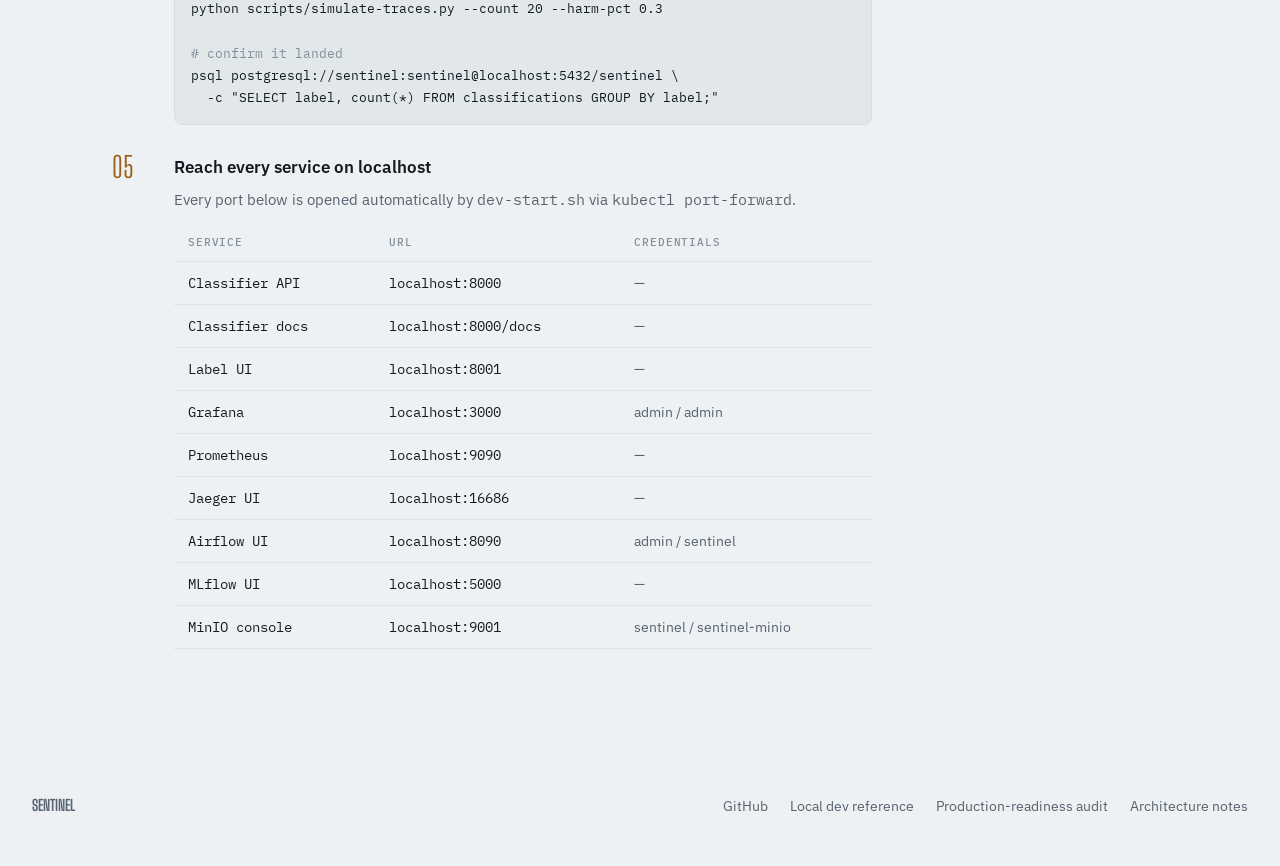
<file: web/index.html>
<!doctype html>
<html lang="en">
<head>
<meta charset="UTF-8" />
<meta name="viewport" content="width=device-width, initial-scale=1" />
<title>Sentinel — Content Safety Monitoring for LLM Applications</title>
<meta name="description" content="Sentinel classifies every prompt and completion your LLM app sends, watches for input drift, and retrains itself automatically when the distribution moves." />
<link rel="icon" href="favicon.ico" sizes="any" />
<link rel="icon" type="image/png" href="favicon-32.png" sizes="32x32" />
<link rel="icon" type="image/png" href="favicon-16.png" sizes="16x16" />
<link rel="icon" type="image/png" href="favicon-192.png" sizes="192x192" />
<link rel="apple-touch-icon" href="apple-touch-icon.png" />
<link rel="preconnect" href="https://fonts.googleapis.com" />
<link rel="preconnect" href="https://fonts.gstatic.com" crossorigin />
<link href="https://fonts.googleapis.com/css2?family=Big+Shoulders+Display:wght@600;700;800&family=IBM+Plex+Sans:wght@400;500;600;700&family=IBM+Plex+Mono:wght@400;500;600&display=swap" rel="stylesheet" />
<link rel="stylesheet" href="styles.css" />
</head>
<body>

<header class="site-header">
  <a class="brand" href="#top">
    <img src="../assets/sentinel-logo.png" alt="" />
    Sentinel
  </a>
  <nav class="site-nav">
    <a href="#flow">How it works</a>
    <a href="#metrics">Metrics</a>
    <a href="#stack">Stack</a>
    <a href="#setup">Setup</a>
    <button class="theme-toggle" id="theme-toggle" title="Toggle theme" aria-label="Toggle color theme">◐</button>
    <a class="btn btn-ghost" href="https://github.com/VjayRam/project-sentinel" target="_blank" rel="noopener">GitHub ↗</a>
  </nav>
</header>

<section class="hero" id="top">
  <canvas class="hero-scope" id="hero-scope" aria-hidden="true"></canvas>
  <div class="hero-inner">
    <p class="eyebrow">Content safety monitoring for LLM applications</p>
    <h1>Every prompt.<br>Every reply.<br><span>Watched.</span></h1>
    <p class="hero-sub">
      Sentinel sits behind your chat app, classifies every prompt and completion
      for harm, detects when the model's input distribution drifts from what it
      was trained on, and retrains + redeploys a new model version before that
      drift becomes an incident.
    </p>
    <div class="hero-ctas">
      <a class="btn btn-primary" href="#setup">Set it up on Linux →</a>
      <a class="btn btn-ghost" href="https://github.com/VjayRam/project-sentinel" target="_blank" rel="noopener">Read the source</a>
    </div>
    <div class="status-strip mono">
      <span><span class="dot dot-safe"></span>classifications flowing</span>
      <span><span class="dot dot-accent"></span>PSI &gt; 0.2 triggers retrain</span>
      <span><span class="dot dot-harm"></span>quality-gated promotion</span>
    </div>
  </div>
</section>

<section id="flow">
  <div class="wrap">
    <div class="section-head">
      <p class="eyebrow">Data flow</p>
      <h2>One signal chain, start to finish</h2>
      <p>A chat app is treated as an external black box — Sentinel never touches its prompts directly. It only sees what arrives as OpenTelemetry telemetry.</p>
    </div>

    <div class="chain">
      <div class="chain-node">
        <span class="n">01 · SOURCE</span>
        <h3>Chat app</h3>
        <p>Emits OTel spans over OTLP/gRPC on <code class="mono">:4317</code>. Prompt/response text travels in span <em>events</em>, not attributes, per the GenAI semantic conventions.</p>
      </div>
      <div class="chain-arrow">→</div>
      <div class="chain-node">
        <span class="n">02 · COLLECT</span>
        <h3>OTel Collector</h3>
        <p>Fans every trace out to Kafka and to Jaeger for live inspection.</p>
      </div>
      <div class="chain-arrow">→</div>
      <div class="chain-node">
        <span class="n">03 · STREAM</span>
        <h3>Kafka · traces.raw</h3>
        <p>3 partitions. A Python consumer extracts prompt/response text from each span.</p>
      </div>
      <div class="chain-arrow">→</div>
      <div class="chain-node">
        <span class="n">04 · SCORE</span>
        <h3>Classifier</h3>
        <p><code class="mono">POST /v1/moderations</code> — ONNX INT8 RoBERTa, OpenAI-moderation-compatible.</p>
      </div>
      <div class="chain-arrow">→</div>
      <div class="chain-node">
        <span class="n">05 · PERSIST</span>
        <h3>Postgres + Mongo</h3>
        <p>Every score to <code class="mono">classifications</code>; harmful content (+10% of safe) to <code class="mono">flagged_content</code>.</p>
      </div>
      <div class="chain-arrow">→</div>
      <div class="chain-node">
        <span class="n">06 · REACT</span>
        <h3>Drift + retrain</h3>
        <p>Hourly PSI/JSD check against a reference window; a breach fine-tunes, quality-gates, and rolling-restarts.</p>
      </div>

      <div class="chain-branch">
        <strong>Human in the loop:</strong>
        <span>flagged content is reviewed and labelled in the Label UI before it ever becomes training data — the model never trains on its own predictions.</span>
      </div>
    </div>
  </div>
</section>

<section id="demo">
  <div class="wrap">
    <div class="section-head">
      <p class="eyebrow">See it running</p>
      <h2>Traces landing end to end</h2>
      <p>Simulated chat traffic flowing through the full local stack — collector, Kafka, classifier, Postgres/Mongo, Jaeger.</p>
    </div>
    <div class="scope-frame">
      <div class="bezel-bar">
        <span class="led"></span>
        <span>SENTINEL // LOCAL-DEV // k3d</span>
      </div>
      <img src="../assets/sentinel-video.gif" alt="Screen recording of the Sentinel stack processing simulated traces end to end" loading="lazy" />
    </div>
  </div>
</section>

<section id="impact">
  <div class="wrap">
    <div class="impact-head">
      <p class="eyebrow">Load-tested, not assumed</p>
      <p class="impact-note">One config change — <span class="mono">ORT_INTRA_THREADS</span> 4 → 1 — measured before/after on the same 1-vCPU-limited classifier pod.</p>
    </div>
    <div class="impact-strip">
      <div class="impact-stat">
        <span class="impact-num mono">+137<small>%</small></span>
        <span class="impact-label">throughput</span>
        <span class="impact-ctx">single-string path, concurrency 10 — 15.3 → 36.3 req/s</span>
      </div>
      <div class="impact-stat">
        <span class="impact-num mono">−60<small>%</small></span>
        <span class="impact-label">p99 latency</span>
        <span class="impact-ctx">same test — 899.7ms → 361.5ms</span>
      </div>
      <div class="impact-stat">
        <span class="impact-num mono">+92<small>%</small></span>
        <span class="impact-label">throughput</span>
        <span class="impact-ctx">32-item batch path, concurrency 1 — 17.0 → 32.6 items/s</span>
      </div>
      <div class="impact-stat">
        <span class="impact-num mono">2.6<small>×</small></span>
        <span class="impact-label">CPU actually working</span>
        <span class="impact-ctx">avg utilization during test — 212m → 545m core</span>
      </div>
    </div>
  </div>
</section>

<section id="metrics">
  <div class="wrap">
    <div class="section-head">
      <p class="eyebrow">Metrics</p>
      <h2>What actually got measured</h2>
      <p>Real numbers from the model optimization pipeline, a load/stress test against a single 1-vCPU pod, the live Prometheus surface, and the gates that decide whether a retrained model ships.</p>
    </div>

    <div class="metric-grid">

      <div class="panel">
        <h3>Model optimization pipeline</h3>
        <table>
          <thead><tr><th>Stage</th><th>Size</th><th>p50 latency</th></tr></thead>
          <tbody>
            <tr><td>PyTorch FP32</td><td>~500 MB</td><td>~110 ms</td></tr>
            <tr><td>ONNX + O2 graph opt</td><td>~480 MB</td><td>~60 ms</td></tr>
            <tr><td>ONNX + INT8 quant</td><td>~120 MB</td><td>~35 ms</td></tr>
          </tbody>
        </table>
        <div class="callout"><strong>~75% smaller, ~3x faster</strong> — dynamic INT8 quantization, activations quantized at runtime, no calibration dataset needed, &lt;0.2% accuracy cost.</div>
      </div>

      <div class="panel">
        <h3>Load test — single-string path</h3>
        <table>
          <thead><tr><th>Concurrency</th><th>Throughput</th><th>p50</th><th>p99</th></tr></thead>
          <tbody>
            <tr><td>1</td><td>26.1 req/s</td><td>36.9 ms</td><td>—</td></tr>
            <tr><td>5</td><td>34.5 req/s</td><td>149.0 ms</td><td>—</td></tr>
            <tr><td>10</td><td>36.3 req/s</td><td>284.3 ms</td><td>361.5 ms</td></tr>
          </tbody>
        </table>
        <div class="callout">1 replica, <span class="mono">cpu: 1000m / memory: 1Gi</span>, after tuning <span class="mono">ORT_INTRA_THREADS=1</span> for concurrent load — <strong>+99–137% throughput, −56–61% latency</strong> vs. the single-request-tuned default of 4 threads on the same pod.</div>
      </div>

      <div class="panel">
        <h3>Load test — batch path (32-item lists)</h3>
        <table>
          <thead><tr><th>Concurrency</th><th>Throughput</th><th>p50</th></tr></thead>
          <tbody>
            <tr><td>1</td><td>32.6 items/s</td><td>960.6 ms</td></tr>
            <tr><td>2</td><td>28.8 items/s</td><td>2.19 s</td></tr>
            <tr><td>5</td><td>23.4 items/s</td><td>6.71 s</td></tr>
          </tbody>
        </table>
        <div class="callout">Throughput barely moves while latency scales with concurrency — <strong>a real CPU ceiling</strong>, confirmed by <span class="mono">kubectl top pod</span> hitting 996–1011m against the 1000m limit during every degraded stage.</div>
      </div>

      <div class="panel">
        <h3>Drift &amp; promotion gates</h3>
        <div class="gate-threshold"><span class="big mono">0.2</span><span class="lbl">PSI above this, hourly, auto-triggers a retrain</span></div>
        <div class="stat-row"><span class="k">Drift metrics</span><span class="v">PSI (gating) · JSD (visibility)</span></div>
        <div class="stat-row"><span class="k">Held-out evaluation set</span><span class="v">3,780 rows · 9 risk categories</span></div>
        <div class="stat-row"><span class="k">Minimum accuracy to promote</span><span class="v accent">0.85</span></div>
        <div class="stat-row"><span class="k">Max allowed regression vs. active model</span><span class="v accent">0.01</span></div>
        <div class="stat-row"><span class="k">Training data source</span><span class="v">human-labelled only, never model's own output</span></div>
      </div>

      <div class="panel">
        <h3>Prometheus surface — <span class="mono">/metrics</span></h3>
        <ul class="metric-list">
          <li><code>classifier_requests_total{endpoint,label}</code><span>Request count by route and predicted label</span></li>
          <li><code>classifier_request_latency_seconds{endpoint}</code><span>Histogram, 5ms–1s buckets</span></li>
          <li><code>classifier_batch_size</code><span>Histogram of texts per batch, 1–64</span></li>
          <li><code>classifier_queue_depth</code><span>Gauge — requests waiting in the DynamicBatcher queue</span></li>
          <li><code>classifier_log_errors_total{level}</code><span>ERROR+ log records emitted</span></li>
        </ul>
      </div>

      <div class="panel">
        <h3>Kafka &amp; storage shape</h3>
        <div class="stat-row"><span class="k">Topic</span><span class="v">traces.raw · 3 partitions</span></div>
        <div class="stat-row"><span class="k">Offset commit</span><span class="v">manual, after Postgres + Mongo writes</span></div>
        <div class="stat-row"><span class="k">Idempotency key</span><span class="v">(span_id, text_type)</span></div>
        <div class="stat-row"><span class="k">Safe-sample rate to Mongo</span><span class="v accent">10%</span></div>
        <div class="callout">Scaling consumers beyond 3 replicas gives zero benefit — one per partition is the ceiling.</div>
      </div>

    </div>
  </div>
</section>

<section id="stack">
  <div class="wrap">
    <div class="section-head">
      <p class="eyebrow">Tech stack</p>
      <h2>One tool per concern</h2>
      <p>Every phase introduces exactly the tool that concern needs — nothing borrowed from a later phase.</p>
    </div>

    <div class="stack-groups">
      <div class="stack-row"><span class="concern">Inference API</span><div class="tools"><span class="chip">FastAPI</span><span class="chip">ONNX Runtime</span></div></div>
      <div class="stack-row"><span class="concern">Model optimization</span><div class="tools"><span class="chip">HuggingFace Optimum</span><span class="chip">ONNX Runtime</span></div></div>
      <div class="stack-row"><span class="concern">Fine-tuning</span><div class="tools"><span class="chip">HuggingFace Transformers</span></div></div>
      <div class="stack-row"><span class="concern">Stream processing</span><div class="tools"><span class="chip">Kafka (KRaft)</span><span class="chip">Python consumer</span></div></div>
      <div class="stack-row"><span class="concern">Databases</span><div class="tools"><span class="chip">PostgreSQL</span><span class="chip">MongoDB</span></div></div>
      <div class="stack-row"><span class="concern">Object storage</span><div class="tools"><span class="chip">MinIO</span></div></div>
      <div class="stack-row"><span class="concern">Drift detection</span><div class="tools"><span class="chip">PySpark</span><span class="chip">PSI / JSD</span></div></div>
      <div class="stack-row"><span class="concern">Orchestration</span><div class="tools"><span class="chip">Apache Airflow</span></div></div>
      <div class="stack-row"><span class="concern">Experiment tracking</span><div class="tools"><span class="chip">MLflow</span></div></div>
      <div class="stack-row"><span class="concern">Observability</span><div class="tools"><span class="chip">OTel Collector</span><span class="chip">Prometheus</span><span class="chip">Grafana</span><span class="chip">Jaeger</span></div></div>
      <div class="stack-row"><span class="concern">Infrastructure</span><div class="tools"><span class="chip">Terraform</span><span class="chip">k3d</span></div></div>
      <div class="stack-row"><span class="concern">CI/CD</span><div class="tools"><span class="chip">GitHub Actions</span><span class="chip">GHCR</span></div></div>
    </div>
  </div>
</section>

<section id="phases">
  <div class="wrap">
    <div class="section-head">
      <p class="eyebrow">Build phases</p>
      <h2>Every phase, one at a time</h2>
      <p>Built as a learning project — each phase fully working before the next begins. Phases 1–7 are complete; only cloud deployment remains.</p>
    </div>

    <div class="board">
      <div class="board-row head">
        <span>#</span>
        <span>What gets built</span>
        <span class="tools-h">Key tools</span>
        <span>Status</span>
      </div>
      <div class="board-row"><span class="idx">01</span><span class="what">Classifier service — FastAPI + ONNX inference</span><span class="tools">FastAPI, ONNX Runtime, Prometheus client</span><span class="pill pill-done">Complete</span></div>
      <div class="board-row"><span class="idx">02</span><span class="what">Model optimization pipeline</span><span class="tools">HF Optimum, ONNX, INT8 quantization</span><span class="pill pill-done">Complete</span></div>
      <div class="board-row"><span class="idx">03</span><span class="what">Local infra — k3d, databases, object storage</span><span class="tools">Terraform, Helm, PostgreSQL, MongoDB, MinIO</span><span class="pill pill-done">Complete</span></div>
      <div class="board-row"><span class="idx">04</span><span class="what">Observability stack</span><span class="tools">OTel Collector, Jaeger, Prometheus, Grafana</span><span class="pill pill-done">Complete</span></div>
      <div class="board-row"><span class="idx">05</span><span class="what">Trace ingestion + stream processing</span><span class="tools">Kafka (Strimzi), Python consumer</span><span class="pill pill-done">Complete</span></div>
      <div class="board-row"><span class="idx">06</span><span class="what">Drift detection</span><span class="tools">PySpark, PSI / JSD metrics</span><span class="pill pill-done">Complete</span></div>
      <div class="board-row"><span class="idx">07</span><span class="what">Orchestration + experiment tracking</span><span class="tools">Airflow, MLflow, Label UI</span><span class="pill pill-done">Complete</span></div>
      <div class="board-row"><span class="idx">08</span><span class="what">Cloud deployment</span><span class="tools">Terraform workspaces, EKS/GKE, RDS, S3</span><span class="pill pill-pending">Pending</span></div>
    </div>
  </div>
</section>

<section id="setup">
  <div class="wrap">
    <div class="section-head">
      <p class="eyebrow">Setup — Linux</p>
      <h2>Run the whole stack locally</h2>
      <p>One script brings up a k3d cluster and every service in it. This is the exact sequence to follow, in order.</p>
    </div>

    <div class="setup-steps">
      <div class="step">
        <span class="num">01</span>
        <div>
          <h3>Install prerequisites</h3>
          <p>Everything below is available through your distro's package manager or its official installer.</p>
          <ul class="prereqs">
            <li>Docker</li>
            <li>k3d</li>
            <li>kubectl</li>
            <li>Terraform ≥ 1.6</li>
            <li>uv</li>
            <li>Python 3.12 (uv manages this if it isn't installed)</li>
          </ul>
        </div>
      </div>

      <div class="step">
        <span class="num">02</span>
        <div>
          <h3>Clone and install dependencies</h3>
          <p><span class="mono">uv sync</span> installs the root workspace plus the classifier's deps for local tooling.</p>
          <pre class="code-block"><span class="c"># </span>git clone https://github.com/VjayRam/project-sentinel.git
cd project-sentinel
uv sync --all-packages</pre>
        </div>
      </div>

      <div class="step">
        <span class="num">03</span>
        <div>
          <h3>Bring up the full stack</h3>
          <p>One script does everything: creates the k3d cluster, builds and imports every image, runs <span class="mono">terraform apply</span>, waits for readiness, unpauses both Airflow DAGs, bootstraps a model if the registry is empty, opens every port-forward, then rolling-restarts the classifier so it loads that model.</p>
          <pre class="code-block">./scripts/dev-start.sh</pre>
          <p style="margin-top:10px">Press <span class="mono">Ctrl-C</span> to stop cleanly — only the port-forwards stop; the k3d cluster keeps running. Re-run the script any time to reconnect.</p>
        </div>
      </div>

      <div class="step">
        <span class="num">04</span>
        <div>
          <h3>Verify it's alive</h3>
          <pre class="code-block"><span class="c"># liveness / readiness</span>
curl http://localhost:8000/health/ready

<span class="c"># send synthetic chat traffic through the real OTLP path</span>
python scripts/simulate-traces.py --count 20 --harm-pct 0.3

<span class="c"># confirm it landed</span>
psql postgresql://sentinel:sentinel@localhost:5432/sentinel \
  -c "SELECT label, count(*) FROM classifications GROUP BY label;"</pre>
        </div>
      </div>

      <div class="step">
        <span class="num">05</span>
        <div>
          <h3>Reach every service on localhost</h3>
          <p>Every port below is opened automatically by <span class="mono">dev-start.sh</span> via <span class="mono">kubectl port-forward</span>.</p>
          <div class="service-table-wrap">
            <table class="svc">
              <thead><tr><th>Service</th><th>URL</th><th>Credentials</th></tr></thead>
              <tbody>
                <tr><td class="mono">Classifier API</td><td class="mono">localhost:8000</td><td class="dim">—</td></tr>
                <tr><td class="mono">Classifier docs</td><td class="mono">localhost:8000/docs</td><td class="dim">—</td></tr>
                <tr><td class="mono">Label UI</td><td class="mono">localhost:8001</td><td class="dim">—</td></tr>
                <tr><td class="mono">Grafana</td><td class="mono">localhost:3000</td><td class="dim">admin / admin</td></tr>
                <tr><td class="mono">Prometheus</td><td class="mono">localhost:9090</td><td class="dim">—</td></tr>
                <tr><td class="mono">Jaeger UI</td><td class="mono">localhost:16686</td><td class="dim">—</td></tr>
                <tr><td class="mono">Airflow UI</td><td class="mono">localhost:8090</td><td class="dim">admin / sentinel</td></tr>
                <tr><td class="mono">MLflow UI</td><td class="mono">localhost:5000</td><td class="dim">—</td></tr>
                <tr><td class="mono">MinIO console</td><td class="mono">localhost:9001</td><td class="dim">sentinel / sentinel-minio</td></tr>
              </tbody>
            </table>
          </div>
        </div>
      </div>
    </div>
  </div>
</section>

<footer>
  <span class="fmark">Sentinel</span>
  <nav class="flinks">
    <a href="https://github.com/VjayRam/project-sentinel" target="_blank" rel="noopener">GitHub</a>
    <a href="https://github.com/VjayRam/project-sentinel/blob/master/docs/local-dev.md" target="_blank" rel="noopener">Local dev reference</a>
    <a href="https://github.com/VjayRam/project-sentinel/blob/master/ISSUES.md" target="_blank" rel="noopener">Production-readiness audit</a>
    <a href="https://github.com/VjayRam/project-sentinel/blob/master/CLAUDE.md" target="_blank" rel="noopener">Architecture notes</a>
  </nav>
</footer>

<script src="script.js"></script>
</body>
</html>
</file>
<file: frontend/styles.css>
/* Sentinel landing page
   Type: Big Shoulders Display (headlines) / IBM Plex Sans (body) / IBM Plex Mono (data) */

:root {
  --bg: #10151c;
  --bg-raised: #171f29;
  --bg-inset: #0b0f14;
  --border: #2b3542;
  --border-soft: #202a35;
  --ink: #e8edf2;
  --ink-dim: #8b98a9;
  --ink-faint: #5b6675;
  --accent: #e8a33d;
  --accent-strong: #f5b94f;
  --accent-ink: #241a08;
  --safe: #4fb894;
  --harm: #e2564f;
  --radius: 10px;
  --measure: 640px;
}

:root[data-theme="light"] {
  --bg: #eef1f3;
  --bg-raised: #ffffff;
  --bg-inset: #e2e7ea;
  --border: #d6dce1;
  --border-soft: #dde2e6;
  --ink: #131a22;
  --ink-dim: #566270;
  --ink-faint: #838f9c;
  --accent: #9c6118;
  --accent-strong: #7d4d13;
  --accent-ink: #fff6e6;
  --safe: #2f8567;
  --harm: #c43d36;
}

@media (prefers-color-scheme: light) {
  :root:not([data-theme="dark"]) {
    --bg: #eef1f3;
    --bg-raised: #ffffff;
    --bg-inset: #e2e7ea;
    --border: #d6dce1;
    --border-soft: #dde2e6;
    --ink: #131a22;
    --ink-dim: #566270;
    --ink-faint: #838f9c;
    --accent: #9c6118;
    --accent-strong: #7d4d13;
    --accent-ink: #fff6e6;
    --safe: #2f8567;
    --harm: #c43d36;
  }
}

* { box-sizing: border-box; }

html { color-scheme: dark light; }

body {
  margin: 0;
  background: var(--bg);
  color: var(--ink);
  font-family: "IBM Plex Sans", "Segoe UI", system-ui, sans-serif;
  font-size: 16px;
  line-height: 1.6;
  -webkit-font-smoothing: antialiased;
}

::selection { background: var(--accent); color: var(--accent-ink); }

/* ---------- Horizontal scroll (signal chain, code blocks, service table) ---------- */

.chain, .code-block, pre.code, .service-table-wrap {
  scrollbar-width: thin;
  scrollbar-color: var(--border) transparent;
}
.chain::-webkit-scrollbar,
.code-block::-webkit-scrollbar,
pre.code::-webkit-scrollbar,
.service-table-wrap::-webkit-scrollbar {
  height: 6px;
}
.chain::-webkit-scrollbar-track,
.code-block::-webkit-scrollbar-track,
pre.code::-webkit-scrollbar-track,
.service-table-wrap::-webkit-scrollbar-track {
  background: transparent;
}
.chain::-webkit-scrollbar-thumb,
.code-block::-webkit-scrollbar-thumb,
pre.code::-webkit-scrollbar-thumb,
.service-table-wrap::-webkit-scrollbar-thumb {
  background: var(--border);
  border-radius: 100px;
}
.chain:hover::-webkit-scrollbar-thumb,
.code-block:hover::-webkit-scrollbar-thumb,
pre.code:hover::-webkit-scrollbar-thumb,
.service-table-wrap:hover::-webkit-scrollbar-thumb {
  background: var(--ink-faint);
}
.chain::-webkit-scrollbar-thumb:hover,
.code-block::-webkit-scrollbar-thumb:hover,
pre.code::-webkit-scrollbar-thumb:hover,
.service-table-wrap::-webkit-scrollbar-thumb:hover {
  background: var(--accent);
}

a { color: var(--accent); }
a:focus-visible, button:focus-visible, .btn:focus-visible {
  outline: 2px solid var(--accent);
  outline-offset: 2px;
}

.mono {
  font-family: "IBM Plex Mono", ui-monospace, "Cascadia Code", monospace;
  font-variant-numeric: tabular-nums;
}

h1, h2, h3, .display {
  font-family: "Big Shoulders Display", "Arial Narrow", sans-serif;
  font-weight: 700;
  text-transform: uppercase;
  letter-spacing: 0.01em;
  text-wrap: balance;
  color: var(--ink);
  margin: 0;
}

.wrap {
  max-width: 1120px;
  margin: 0 auto;
  padding: 0 32px;
}

.prose { max-width: var(--measure); }

.eyebrow {
  font-family: "IBM Plex Mono", monospace;
  font-size: 0.72rem;
  letter-spacing: 0.14em;
  text-transform: uppercase;
  color: var(--accent);
  display: flex;
  align-items: center;
  gap: 10px;
}

.eyebrow::before {
  content: "";
  width: 7px;
  height: 7px;
  border-radius: 50%;
  background: var(--accent);
  box-shadow: 0 0 0 3px color-mix(in srgb, var(--accent) 22%, transparent);
  flex: none;
}

/* ---------- Header ---------- */

.site-header {
  position: sticky;
  top: 0;
  z-index: 20;
  display: flex;
  align-items: center;
  justify-content: space-between;
  gap: 24px;
  padding: 16px 32px;
  background: color-mix(in srgb, var(--bg) 88%, transparent);
  backdrop-filter: blur(10px);
  border-bottom: 1px solid var(--border-soft);
}

.brand {
  display: flex;
  align-items: center;
  gap: 10px;
  font-family: "Big Shoulders Display", sans-serif;
  font-weight: 700;
  font-size: 1.3rem;
  text-transform: uppercase;
  letter-spacing: 0.04em;
  color: var(--ink);
  text-decoration: none;
}

.brand img { height: 28px; width: 28px; object-fit: contain; border-radius: 6px; }

.site-nav {
  display: flex;
  align-items: center;
  gap: 28px;
  font-size: 0.86rem;
}

.site-nav a {
  color: var(--ink-dim);
  text-decoration: none;
}
.site-nav a:hover { color: var(--ink); }

.site-nav .btn { font-size: 0.82rem; padding: 8px 16px; }

.theme-toggle {
  border: 1px solid var(--border);
  background: transparent;
  color: var(--ink-dim);
  border-radius: 7px;
  width: 34px;
  height: 34px;
  display: grid;
  place-items: center;
  cursor: pointer;
  font-size: 0.9rem;
}
.theme-toggle:hover { color: var(--ink); border-color: var(--ink-faint); }

@media (max-width: 760px) {
  .site-nav a:not(.btn):not(.theme-toggle) { display: none; }
}

/* ---------- Buttons ---------- */

.btn {
  display: inline-flex;
  align-items: center;
  gap: 8px;
  padding: 12px 22px;
  border-radius: 7px;
  font-family: "IBM Plex Mono", monospace;
  font-size: 0.88rem;
  text-decoration: none;
  border: 1px solid transparent;
  cursor: pointer;
}

.btn-primary {
  background: var(--accent);
  color: var(--accent-ink);
  font-weight: 600;
}
.btn-primary:hover { background: var(--accent-strong); }

.btn-ghost {
  border-color: var(--border);
  color: var(--ink);
}
.btn-ghost:hover { border-color: var(--ink-faint); }

/* ---------- Hero ---------- */

.hero {
  position: relative;
  padding: 96px 32px 72px;
  overflow: hidden;
  border-bottom: 1px solid var(--border-soft);
}

.hero-scope {
  position: absolute;
  inset: 0;
  width: 100%;
  height: 100%;
  opacity: 0.65;
}

:root[data-theme="light"] .hero-scope { opacity: 0.4; }
@media (prefers-color-scheme: light) {
  :root:not([data-theme="dark"]) .hero-scope { opacity: 0.4; }
}

.hero-inner {
  position: relative;
  max-width: 1120px;
  margin: 0 auto;
}

.hero h1 {
  font-size: clamp(3rem, 8vw, 6.4rem);
  line-height: 0.92;
  margin: 22px 0 20px;
}

.hero h1 span { color: var(--accent); }

.hero-sub {
  max-width: 560px;
  color: var(--ink-dim);
  font-size: 1.08rem;
  margin: 0 0 34px;
}

.hero-ctas { display: flex; gap: 14px; flex-wrap: wrap; margin-bottom: 44px; }

.status-strip {
  display: flex;
  align-items: center;
  flex-wrap: wrap;
  gap: 22px;
  font-family: "IBM Plex Mono", monospace;
  font-size: 0.78rem;
  color: var(--ink-faint);
  padding-top: 22px;
  border-top: 1px solid var(--border-soft);
}

.status-strip .dot { display: inline-block; width: 7px; height: 7px; border-radius: 50%; margin-right: 7px; }
.dot-safe { background: var(--safe); }
.dot-harm { background: var(--harm); }
.dot-accent { background: var(--accent); }

/* ---------- Impact strip ---------- */

#impact { padding: 56px 32px 64px; background: var(--bg-raised); }

.impact-head {
  display: flex;
  align-items: baseline;
  justify-content: space-between;
  gap: 24px;
  flex-wrap: wrap;
  margin-bottom: 36px;
}

.impact-note {
  margin: 0;
  color: var(--ink-dim);
  font-size: 0.88rem;
  max-width: 480px;
}

.impact-strip {
  display: grid;
  grid-template-columns: repeat(4, 1fr);
  gap: 0;
}

.impact-stat {
  display: flex;
  flex-direction: column;
  gap: 6px;
  padding: 4px 28px;
  border-left: 1px solid var(--border);
}
.impact-stat:first-child { padding-left: 0; border-left: none; }

.impact-num {
  font-family: "Big Shoulders Display", sans-serif;
  font-weight: 800;
  font-size: clamp(2.4rem, 4vw, 3.4rem);
  line-height: 1;
  color: var(--accent);
}
.impact-num small { font-size: 0.5em; font-weight: 700; margin-left: 1px; }

.impact-label {
  font-size: 0.92rem;
  font-weight: 600;
  color: var(--ink);
}

.impact-ctx {
  font-family: "IBM Plex Mono", monospace;
  font-size: 0.72rem;
  color: var(--ink-faint);
  line-height: 1.5;
}

@media (max-width: 860px) {
  .impact-strip { grid-template-columns: repeat(2, 1fr); row-gap: 28px; }
  .impact-stat:nth-child(2) { border-left: 1px solid var(--border); }
  .impact-stat:nth-child(3) { padding-left: 0; border-left: none; }
}
@media (max-width: 520px) {
  .impact-strip { grid-template-columns: 1fr; }
  .impact-stat { border-left: none !important; padding-left: 0; padding-right: 0; border-top: 1px solid var(--border); padding-top: 20px; }
  .impact-stat:first-child { border-top: none; padding-top: 4px; }
}

/* ---------- Sections ---------- */

section { padding: 88px 32px; border-bottom: 1px solid var(--border-soft); }
section:last-of-type { border-bottom: none; }

.section-head { margin-bottom: 48px; max-width: var(--measure); }
.section-head .eyebrow { margin-bottom: 14px; }
.section-head h2 { font-size: clamp(2rem, 4vw, 2.8rem); margin-bottom: 14px; }
.section-head p { color: var(--ink-dim); margin: 0; }

/* ---------- Signal chain (data flow) ---------- */

.chain {
  display: flex;
  align-items: stretch;
  gap: 0;
  overflow-x: auto;
  padding-bottom: 12px;
}

.chain-node {
  flex: 1 0 168px;
  min-width: 168px;
  background: var(--bg-raised);
  border: 1px solid var(--border);
  border-radius: var(--radius);
  padding: 18px 16px;
  position: relative;
}

.chain-node .n {
  font-family: "IBM Plex Mono", monospace;
  font-size: 0.68rem;
  color: var(--accent);
  letter-spacing: 0.1em;
}

.chain-node h3 {
  font-size: 1.02rem;
  text-transform: none;
  letter-spacing: 0;
  font-weight: 600;
  margin: 8px 0 6px;
  font-family: "IBM Plex Sans", sans-serif;
}

.chain-node p { margin: 0; font-size: 0.82rem; color: var(--ink-dim); }

.chain-arrow {
  flex: 0 0 34px;
  display: flex;
  align-items: center;
  justify-content: center;
  color: var(--ink-faint);
  font-family: "IBM Plex Mono", monospace;
}

.chain-branch {
  flex-basis: 100%;
  margin-top: -1px;
  border: 1px dashed var(--border);
  border-radius: var(--radius);
  padding: 14px 16px;
  font-size: 0.82rem;
  color: var(--ink-dim);
  display: flex;
  gap: 10px;
  align-items: baseline;
}
.chain-branch strong { color: var(--ink); font-weight: 600; }

@media (max-width: 900px) {
  .chain { flex-direction: column; }
  .chain-arrow { transform: rotate(90deg); padding: 4px 0; }
}

/* ---------- Demo frame ---------- */

.scope-frame {
  background: var(--bg-inset);
  border: 1px solid var(--border);
  border-radius: 16px;
  padding: 14px;
  box-shadow: inset 0 0 0 1px var(--border-soft), 0 30px 60px -30px rgba(0,0,0,0.5);
}

.scope-frame .bezel-bar {
  display: flex;
  align-items: center;
  gap: 8px;
  padding: 4px 8px 14px;
}

.bezel-bar .led {
  width: 8px; height: 8px; border-radius: 50%;
  background: var(--harm);
  box-shadow: 0 0 8px var(--harm);
}

.bezel-bar span {
  font-family: "IBM Plex Mono", monospace;
  font-size: 0.7rem;
  color: var(--ink-faint);
  letter-spacing: 0.08em;
}

.scope-frame img {
  width: 100%;
  display: block;
  border-radius: 8px;
  border: 1px solid var(--border-soft);
}

/* ---------- Phase board ---------- */

.board { display: flex; flex-direction: column; border: 1px solid var(--border); border-radius: var(--radius); overflow: hidden; }

.board-row {
  display: grid;
  grid-template-columns: 56px 1fr 1.4fr 130px;
  gap: 16px;
  align-items: center;
  padding: 16px 20px;
  border-bottom: 1px solid var(--border-soft);
  background: var(--bg-raised);
}
.board-row:last-child { border-bottom: none; }
.board-row.head {
  background: transparent;
  font-family: "IBM Plex Mono", monospace;
  font-size: 0.68rem;
  letter-spacing: 0.1em;
  text-transform: uppercase;
  color: var(--ink-faint);
  padding: 0 20px 10px;
  border-bottom: none;
}

.board-row .idx { font-family: "IBM Plex Mono", monospace; color: var(--ink-faint); font-size: 0.85rem; }
.board-row .what { font-weight: 600; font-size: 0.95rem; }
.board-row .tools { color: var(--ink-dim); font-size: 0.85rem; }

.pill {
  justify-self: start;
  font-family: "IBM Plex Mono", monospace;
  font-size: 0.7rem;
  letter-spacing: 0.05em;
  padding: 4px 10px;
  border-radius: 100px;
  display: inline-flex;
  align-items: center;
  gap: 6px;
  white-space: nowrap;
}
.pill::before { content: ""; width: 6px; height: 6px; border-radius: 50%; }

.pill-done { color: var(--safe); background: color-mix(in srgb, var(--safe) 14%, transparent); }
.pill-done::before { background: var(--safe); }

.pill-pending { color: var(--ink-faint); background: color-mix(in srgb, var(--ink-faint) 12%, transparent); }
.pill-pending::before { background: var(--ink-faint); }

@media (max-width: 700px) {
  .board-row { grid-template-columns: 40px 1fr; }
  .board-row .tools, .board-row.head .tools-h { display: none; }
  .board-row .pill { grid-column: 2; }
}

/* ---------- Setup ---------- */

.setup-steps { display: flex; flex-direction: column; gap: 28px; max-width: 760px; }

.step {
  display: grid;
  grid-template-columns: 44px 1fr;
  gap: 18px;
}

.step .num {
  font-family: "Big Shoulders Display", sans-serif;
  font-size: 1.8rem;
  color: var(--accent);
  line-height: 1;
}

.step h3 {
  font-family: "IBM Plex Sans", sans-serif;
  text-transform: none;
  letter-spacing: 0;
  font-size: 1.08rem;
  font-weight: 600;
  margin-bottom: 8px;
}

.step p { margin: 0 0 12px; color: var(--ink-dim); font-size: 0.92rem; }

pre.code, .code-block {
  background: var(--bg-inset);
  border: 1px solid var(--border);
  border-radius: 8px;
  padding: 14px 16px;
  overflow-x: auto;
  font-family: "IBM Plex Mono", monospace;
  font-size: 0.82rem;
  line-height: 1.7;
  color: var(--ink);
  margin: 0;
}
.code-block .c { color: var(--ink-faint); }
.code-block .s { color: var(--safe); }

.prereqs {
  list-style: none;
  padding: 0;
  margin: 0 0 12px;
  display: flex;
  flex-wrap: wrap;
  gap: 8px;
}
.prereqs li {
  font-family: "IBM Plex Mono", monospace;
  font-size: 0.78rem;
  border: 1px solid var(--border);
  border-radius: 6px;
  padding: 5px 10px;
  color: var(--ink-dim);
}

.service-table-wrap { overflow-x: auto; margin-top: 8px; padding-bottom: 8px; }
table.svc {
  border-collapse: collapse;
  width: 100%;
  font-size: 0.86rem;
  min-width: 480px;
}
table.svc th, table.svc td {
  text-align: left;
  padding: 10px 14px;
  border-bottom: 1px solid var(--border-soft);
}
table.svc th {
  font-family: "IBM Plex Mono", monospace;
  font-size: 0.68rem;
  letter-spacing: 0.08em;
  text-transform: uppercase;
  color: var(--ink-faint);
  font-weight: 500;
}
table.svc td.mono { color: var(--ink); }
table.svc td.dim { color: var(--ink-dim); }

/* ---------- Metrics grid ---------- */

.metric-grid {
  display: grid;
  grid-template-columns: repeat(2, 1fr);
  gap: 20px;
}
@media (max-width: 860px) { .metric-grid { grid-template-columns: 1fr; } }

.panel {
  background: var(--bg-raised);
  border: 1px solid var(--border);
  border-radius: var(--radius);
  padding: 24px 24px 22px;
}

.panel h3 {
  font-family: "IBM Plex Mono", monospace;
  font-size: 0.72rem;
  letter-spacing: 0.1em;
  text-transform: uppercase;
  color: var(--ink-faint);
  margin-bottom: 16px;
  font-weight: 500;
}

.panel table {
  width: 100%;
  border-collapse: collapse;
  font-size: 0.85rem;
}
.panel table th, .panel table td {
  text-align: left;
  padding: 8px 6px;
  border-bottom: 1px solid var(--border-soft);
}
.panel table th {
  color: var(--ink-faint);
  font-weight: 500;
  font-size: 0.72rem;
  letter-spacing: 0.04em;
  text-transform: uppercase;
}
.panel table td:not(:first-child), .panel table th:not(:first-child) { text-align: right; }
.panel table tr:last-child td { border-bottom: none; }

.stat-row { display: flex; justify-content: space-between; align-items: baseline; padding: 9px 0; border-bottom: 1px solid var(--border-soft); }
.stat-row:last-child { border-bottom: none; }
.stat-row .k { color: var(--ink-dim); font-size: 0.86rem; }
.stat-row .v { font-family: "IBM Plex Mono", monospace; font-size: 0.92rem; color: var(--ink); }
.stat-row .v.accent { color: var(--accent); }

.callout {
  margin-top: 16px;
  padding: 12px 14px;
  border-left: 3px solid var(--accent);
  background: color-mix(in srgb, var(--accent) 8%, transparent);
  font-size: 0.82rem;
  color: var(--ink-dim);
  border-radius: 0 6px 6px 0;
}
.callout strong { color: var(--ink); }

.metric-list { list-style: none; margin: 0; padding: 0; }
.metric-list li {
  padding: 10px 0;
  border-bottom: 1px solid var(--border-soft);
}
.metric-list li:last-child { border-bottom: none; }
.metric-list code {
  font-family: "IBM Plex Mono", monospace;
  font-size: 0.82rem;
  color: var(--accent);
  display: block;
  margin-bottom: 3px;
}
.metric-list span { font-size: 0.82rem; color: var(--ink-dim); }

.gate-threshold {
  display: flex;
  align-items: baseline;
  gap: 10px;
  margin-bottom: 14px;
}
.gate-threshold .big {
  font-family: "Big Shoulders Display", sans-serif;
  font-size: 2.6rem;
  color: var(--harm);
  line-height: 1;
}
.gate-threshold .lbl { color: var(--ink-dim); font-size: 0.85rem; }

/* ---------- Stack ---------- */

.stack-groups { display: flex; flex-direction: column; gap: 18px; }
.stack-row { display: grid; grid-template-columns: 160px 1fr; gap: 16px; padding: 14px 0; border-bottom: 1px solid var(--border-soft); }
.stack-row:last-child { border-bottom: none; }
.stack-row .concern { font-family: "IBM Plex Mono", monospace; font-size: 0.72rem; letter-spacing: 0.08em; text-transform: uppercase; color: var(--ink-faint); padding-top: 4px; }
.stack-row .tools { display: flex; flex-wrap: wrap; gap: 8px; }
.chip {
  border: 1px solid var(--border);
  border-radius: 6px;
  padding: 6px 12px;
  font-size: 0.84rem;
  color: var(--ink);
  background: var(--bg-raised);
}
@media (max-width: 640px) { .stack-row { grid-template-columns: 1fr; } }

/* ---------- Contact ---------- */

.contact-links { display: flex; gap: 14px; flex-wrap: wrap; }
.contact-links a {
  padding: 10px 22px;
  border: 1px solid var(--border);
  border-radius: 999px;
  color: var(--ink);
  text-decoration: none;
  font-size: 0.95rem;
  font-weight: 600;
  transition: color 0.15s ease, border-color 0.15s ease, background 0.15s ease;
}
.contact-links a:hover {
  color: var(--accent-ink);
  background: var(--accent);
  border-color: var(--accent);
}

/* ---------- Footer ---------- */

footer {
  padding: 40px 32px 32px;
  display: flex;
  flex-direction: column;
  gap: 20px;
}
footer .footer-row { display: flex; justify-content: space-between; align-items: center; flex-wrap: wrap; gap: 16px; }
footer .footer-contact { padding-top: 20px; border-top: 1px solid var(--border-soft); }
footer .fmark { font-family: "Big Shoulders Display", sans-serif; text-transform: uppercase; font-weight: 700; color: var(--ink-dim); font-size: 0.95rem; }
footer .fauthor { color: var(--ink-dim); font-size: 0.86rem; }
footer .flinks { display: flex; gap: 10px; flex-wrap: wrap; }
footer .flinks a {
  padding: 6px 14px;
  border: 1px solid var(--border);
  border-radius: 999px;
  color: var(--ink-dim);
  text-decoration: none;
  font-size: 0.86rem;
  font-weight: 600;
  transition: color 0.15s ease, border-color 0.15s ease, background 0.15s ease;
}
footer .flinks a:hover {
  color: var(--accent-ink);
  background: var(--accent);
  border-color: var(--accent);
}

@media (prefers-reduced-motion: reduce) {
  * { animation-duration: 0.001ms !important; animation-iteration-count: 1 !important; transition-duration: 0.001ms !important; }
}
</file>
<file: web/styles.css>
/* Sentinel landing page
   Type: Big Shoulders Display (headlines) / IBM Plex Sans (body) / IBM Plex Mono (data) */

:root {
  --bg: #10151c;
  --bg-raised: #171f29;
  --bg-inset: #0b0f14;
  --border: #2b3542;
  --border-soft: #202a35;
  --ink: #e8edf2;
  --ink-dim: #8b98a9;
  --ink-faint: #5b6675;
  --accent: #e8a33d;
  --accent-strong: #f5b94f;
  --accent-ink: #241a08;
  --safe: #4fb894;
  --harm: #e2564f;
  --radius: 10px;
  --measure: 640px;
}

:root[data-theme="light"] {
  --bg: #eef1f3;
  --bg-raised: #ffffff;
  --bg-inset: #e2e7ea;
  --border: #d6dce1;
  --border-soft: #dde2e6;
  --ink: #131a22;
  --ink-dim: #566270;
  --ink-faint: #838f9c;
  --accent: #9c6118;
  --accent-strong: #7d4d13;
  --accent-ink: #fff6e6;
  --safe: #2f8567;
  --harm: #c43d36;
}

@media (prefers-color-scheme: light) {
  :root:not([data-theme="dark"]) {
    --bg: #eef1f3;
    --bg-raised: #ffffff;
    --bg-inset: #e2e7ea;
    --border: #d6dce1;
    --border-soft: #dde2e6;
    --ink: #131a22;
    --ink-dim: #566270;
    --ink-faint: #838f9c;
    --accent: #9c6118;
    --accent-strong: #7d4d13;
    --accent-ink: #fff6e6;
    --safe: #2f8567;
    --harm: #c43d36;
  }
}

* { box-sizing: border-box; }

html { color-scheme: dark light; }

body {
  margin: 0;
  background: var(--bg);
  color: var(--ink);
  font-family: "IBM Plex Sans", "Segoe UI", system-ui, sans-serif;
  font-size: 16px;
  line-height: 1.6;
  -webkit-font-smoothing: antialiased;
}

::selection { background: var(--accent); color: var(--accent-ink); }

/* ---------- Horizontal scroll (signal chain, code blocks, service table) ---------- */

.chain, .code-block, pre.code, .service-table-wrap {
  scrollbar-width: thin;
  scrollbar-color: var(--border) transparent;
}
.chain::-webkit-scrollbar,
.code-block::-webkit-scrollbar,
pre.code::-webkit-scrollbar,
.service-table-wrap::-webkit-scrollbar {
  height: 6px;
}
.chain::-webkit-scrollbar-track,
.code-block::-webkit-scrollbar-track,
pre.code::-webkit-scrollbar-track,
.service-table-wrap::-webkit-scrollbar-track {
  background: transparent;
}
.chain::-webkit-scrollbar-thumb,
.code-block::-webkit-scrollbar-thumb,
pre.code::-webkit-scrollbar-thumb,
.service-table-wrap::-webkit-scrollbar-thumb {
  background: var(--border);
  border-radius: 100px;
}
.chain:hover::-webkit-scrollbar-thumb,
.code-block:hover::-webkit-scrollbar-thumb,
pre.code:hover::-webkit-scrollbar-thumb,
.service-table-wrap:hover::-webkit-scrollbar-thumb {
  background: var(--ink-faint);
}
.chain::-webkit-scrollbar-thumb:hover,
.code-block::-webkit-scrollbar-thumb:hover,
pre.code::-webkit-scrollbar-thumb:hover,
.service-table-wrap::-webkit-scrollbar-thumb:hover {
  background: var(--accent);
}

a { color: var(--accent); }
a:focus-visible, button:focus-visible, .btn:focus-visible {
  outline: 2px solid var(--accent);
  outline-offset: 2px;
}

.mono {
  font-family: "IBM Plex Mono", ui-monospace, "Cascadia Code", monospace;
  font-variant-numeric: tabular-nums;
}

h1, h2, h3, .display {
  font-family: "Big Shoulders Display", "Arial Narrow", sans-serif;
  font-weight: 700;
  text-transform: uppercase;
  letter-spacing: 0.01em;
  text-wrap: balance;
  color: var(--ink);
  margin: 0;
}

.wrap {
  max-width: 1120px;
  margin: 0 auto;
  padding: 0 32px;
}

.prose { max-width: var(--measure); }

.eyebrow {
  font-family: "IBM Plex Mono", monospace;
  font-size: 0.72rem;
  letter-spacing: 0.14em;
  text-transform: uppercase;
  color: var(--accent);
  display: flex;
  align-items: center;
  gap: 10px;
}

.eyebrow::before {
  content: "";
  width: 7px;
  height: 7px;
  border-radius: 50%;
  background: var(--accent);
  box-shadow: 0 0 0 3px color-mix(in srgb, var(--accent) 22%, transparent);
  flex: none;
}

/* ---------- Header ---------- */

.site-header {
  position: sticky;
  top: 0;
  z-index: 20;
  display: flex;
  align-items: center;
  justify-content: space-between;
  gap: 24px;
  padding: 16px 32px;
  background: color-mix(in srgb, var(--bg) 88%, transparent);
  backdrop-filter: blur(10px);
  border-bottom: 1px solid var(--border-soft);
}

.brand {
  display: flex;
  align-items: center;
  gap: 10px;
  font-family: "Big Shoulders Display", sans-serif;
  font-weight: 700;
  font-size: 1.3rem;
  text-transform: uppercase;
  letter-spacing: 0.04em;
  color: var(--ink);
  text-decoration: none;
}

.brand img { height: 28px; width: 28px; object-fit: contain; border-radius: 6px; }

.site-nav {
  display: flex;
  align-items: center;
  gap: 28px;
  font-size: 0.86rem;
}

.site-nav a {
  color: var(--ink-dim);
  text-decoration: none;
}
.site-nav a:hover { color: var(--ink); }

.site-nav .btn { font-size: 0.82rem; padding: 8px 16px; }

.theme-toggle {
  border: 1px solid var(--border);
  background: transparent;
  color: var(--ink-dim);
  border-radius: 7px;
  width: 34px;
  height: 34px;
  display: grid;
  place-items: center;
  cursor: pointer;
  font-size: 0.9rem;
}
.theme-toggle:hover { color: var(--ink); border-color: var(--ink-faint); }

@media (max-width: 760px) {
  .site-nav a:not(.btn):not(.theme-toggle) { display: none; }
}

/* ---------- Buttons ---------- */

.btn {
  display: inline-flex;
  align-items: center;
  gap: 8px;
  padding: 12px 22px;
  border-radius: 7px;
  font-family: "IBM Plex Mono", monospace;
  font-size: 0.88rem;
  text-decoration: none;
  border: 1px solid transparent;
  cursor: pointer;
}

.btn-primary {
  background: var(--accent);
  color: var(--accent-ink);
  font-weight: 600;
}
.btn-primary:hover { background: var(--accent-strong); }

.btn-ghost {
  border-color: var(--border);
  color: var(--ink);
}
.btn-ghost:hover { border-color: var(--ink-faint); }

/* ---------- Hero ---------- */

.hero {
  position: relative;
  padding: 96px 32px 72px;
  overflow: hidden;
  border-bottom: 1px solid var(--border-soft);
}

.hero-scope {
  position: absolute;
  inset: 0;
  width: 100%;
  height: 100%;
  opacity: 0.65;
}

:root[data-theme="light"] .hero-scope { opacity: 0.4; }
@media (prefers-color-scheme: light) {
  :root:not([data-theme="dark"]) .hero-scope { opacity: 0.4; }
}

.hero-inner {
  position: relative;
  max-width: 1120px;
  margin: 0 auto;
}

.hero h1 {
  font-size: clamp(3rem, 8vw, 6.4rem);
  line-height: 0.92;
  margin: 22px 0 20px;
}

.hero h1 span { color: var(--accent); }

.hero-sub {
  max-width: 560px;
  color: var(--ink-dim);
  font-size: 1.08rem;
  margin: 0 0 34px;
}

.hero-ctas { display: flex; gap: 14px; flex-wrap: wrap; margin-bottom: 44px; }

.status-strip {
  display: flex;
  align-items: center;
  flex-wrap: wrap;
  gap: 22px;
  font-family: "IBM Plex Mono", monospace;
  font-size: 0.78rem;
  color: var(--ink-faint);
  padding-top: 22px;
  border-top: 1px solid var(--border-soft);
}

.status-strip .dot { display: inline-block; width: 7px; height: 7px; border-radius: 50%; margin-right: 7px; }
.dot-safe { background: var(--safe); }
.dot-harm { background: var(--harm); }
.dot-accent { background: var(--accent); }

/* ---------- Impact strip ---------- */

#impact { padding: 56px 32px 64px; background: var(--bg-raised); }

.impact-head {
  display: flex;
  align-items: baseline;
  justify-content: space-between;
  gap: 24px;
  flex-wrap: wrap;
  margin-bottom: 36px;
}

.impact-note {
  margin: 0;
  color: var(--ink-dim);
  font-size: 0.88rem;
  max-width: 480px;
}

.impact-strip {
  display: grid;
  grid-template-columns: repeat(4, 1fr);
  gap: 0;
}

.impact-stat {
  display: flex;
  flex-direction: column;
  gap: 6px;
  padding: 4px 28px;
  border-left: 1px solid var(--border);
}
.impact-stat:first-child { padding-left: 0; border-left: none; }

.impact-num {
  font-family: "Big Shoulders Display", sans-serif;
  font-weight: 800;
  font-size: clamp(2.4rem, 4vw, 3.4rem);
  line-height: 1;
  color: var(--accent);
}
.impact-num small { font-size: 0.5em; font-weight: 700; margin-left: 1px; }

.impact-label {
  font-size: 0.92rem;
  font-weight: 600;
  color: var(--ink);
}

.impact-ctx {
  font-family: "IBM Plex Mono", monospace;
  font-size: 0.72rem;
  color: var(--ink-faint);
  line-height: 1.5;
}

@media (max-width: 860px) {
  .impact-strip { grid-template-columns: repeat(2, 1fr); row-gap: 28px; }
  .impact-stat:nth-child(2) { border-left: 1px solid var(--border); }
  .impact-stat:nth-child(3) { padding-left: 0; border-left: none; }
}
@media (max-width: 520px) {
  .impact-strip { grid-template-columns: 1fr; }
  .impact-stat { border-left: none !important; padding-left: 0; padding-right: 0; border-top: 1px solid var(--border); padding-top: 20px; }
  .impact-stat:first-child { border-top: none; padding-top: 4px; }
}

/* ---------- Sections ---------- */

section { padding: 88px 32px; border-bottom: 1px solid var(--border-soft); }
section:last-of-type { border-bottom: none; }

.section-head { margin-bottom: 48px; max-width: var(--measure); }
.section-head .eyebrow { margin-bottom: 14px; }
.section-head h2 { font-size: clamp(2rem, 4vw, 2.8rem); margin-bottom: 14px; }
.section-head p { color: var(--ink-dim); margin: 0; }

/* ---------- Signal chain (data flow) ---------- */

.chain {
  display: flex;
  align-items: stretch;
  gap: 0;
  overflow-x: auto;
  padding-bottom: 12px;
}

.chain-node {
  flex: 1 0 168px;
  min-width: 168px;
  background: var(--bg-raised);
  border: 1px solid var(--border);
  border-radius: var(--radius);
  padding: 18px 16px;
  position: relative;
}

.chain-node .n {
  font-family: "IBM Plex Mono", monospace;
  font-size: 0.68rem;
  color: var(--accent);
  letter-spacing: 0.1em;
}

.chain-node h3 {
  font-size: 1.02rem;
  text-transform: none;
  letter-spacing: 0;
  font-weight: 600;
  margin: 8px 0 6px;
  font-family: "IBM Plex Sans", sans-serif;
}

.chain-node p { margin: 0; font-size: 0.82rem; color: var(--ink-dim); }

.chain-arrow {
  flex: 0 0 34px;
  display: flex;
  align-items: center;
  justify-content: center;
  color: var(--ink-faint);
  font-family: "IBM Plex Mono", monospace;
}

.chain-branch {
  flex-basis: 100%;
  margin-top: -1px;
  border: 1px dashed var(--border);
  border-radius: var(--radius);
  padding: 14px 16px;
  font-size: 0.82rem;
  color: var(--ink-dim);
  display: flex;
  gap: 10px;
  align-items: baseline;
}
.chain-branch strong { color: var(--ink); font-weight: 600; }

@media (max-width: 900px) {
  .chain { flex-direction: column; }
  .chain-arrow { transform: rotate(90deg); padding: 4px 0; }
}

/* ---------- Demo frame ---------- */

.scope-frame {
  background: var(--bg-inset);
  border: 1px solid var(--border);
  border-radius: 16px;
  padding: 14px;
  box-shadow: inset 0 0 0 1px var(--border-soft), 0 30px 60px -30px rgba(0,0,0,0.5);
}

.scope-frame .bezel-bar {
  display: flex;
  align-items: center;
  gap: 8px;
  padding: 4px 8px 14px;
}

.bezel-bar .led {
  width: 8px; height: 8px; border-radius: 50%;
  background: var(--harm);
  box-shadow: 0 0 8px var(--harm);
}

.bezel-bar span {
  font-family: "IBM Plex Mono", monospace;
  font-size: 0.7rem;
  color: var(--ink-faint);
  letter-spacing: 0.08em;
}

.scope-frame img {
  width: 100%;
  display: block;
  border-radius: 8px;
  border: 1px solid var(--border-soft);
}

/* ---------- Phase board ---------- */

.board { display: flex; flex-direction: column; border: 1px solid var(--border); border-radius: var(--radius); overflow: hidden; }

.board-row {
  display: grid;
  grid-template-columns: 56px 1fr 1.4fr 130px;
  gap: 16px;
  align-items: center;
  padding: 16px 20px;
  border-bottom: 1px solid var(--border-soft);
  background: var(--bg-raised);
}
.board-row:last-child { border-bottom: none; }
.board-row.head {
  background: transparent;
  font-family: "IBM Plex Mono", monospace;
  font-size: 0.68rem;
  letter-spacing: 0.1em;
  text-transform: uppercase;
  color: var(--ink-faint);
  padding: 0 20px 10px;
  border-bottom: none;
}

.board-row .idx { font-family: "IBM Plex Mono", monospace; color: var(--ink-faint); font-size: 0.85rem; }
.board-row .what { font-weight: 600; font-size: 0.95rem; }
.board-row .tools { color: var(--ink-dim); font-size: 0.85rem; }

.pill {
  justify-self: start;
  font-family: "IBM Plex Mono", monospace;
  font-size: 0.7rem;
  letter-spacing: 0.05em;
  padding: 4px 10px;
  border-radius: 100px;
  display: inline-flex;
  align-items: center;
  gap: 6px;
  white-space: nowrap;
}
.pill::before { content: ""; width: 6px; height: 6px; border-radius: 50%; }

.pill-done { color: var(--safe); background: color-mix(in srgb, var(--safe) 14%, transparent); }
.pill-done::before { background: var(--safe); }

.pill-pending { color: var(--ink-faint); background: color-mix(in srgb, var(--ink-faint) 12%, transparent); }
.pill-pending::before { background: var(--ink-faint); }

@media (max-width: 700px) {
  .board-row { grid-template-columns: 40px 1fr; }
  .board-row .tools, .board-row.head .tools-h { display: none; }
  .board-row .pill { grid-column: 2; }
}

/* ---------- Setup ---------- */

.setup-steps { display: flex; flex-direction: column; gap: 28px; max-width: 760px; }

.step {
  display: grid;
  grid-template-columns: 44px 1fr;
  gap: 18px;
}

.step .num {
  font-family: "Big Shoulders Display", sans-serif;
  font-size: 1.8rem;
  color: var(--accent);
  line-height: 1;
}

.step h3 {
  font-family: "IBM Plex Sans", sans-serif;
  text-transform: none;
  letter-spacing: 0;
  font-size: 1.08rem;
  font-weight: 600;
  margin-bottom: 8px;
}

.step p { margin: 0 0 12px; color: var(--ink-dim); font-size: 0.92rem; }

pre.code, .code-block {
  background: var(--bg-inset);
  border: 1px solid var(--border);
  border-radius: 8px;
  padding: 14px 16px;
  overflow-x: auto;
  font-family: "IBM Plex Mono", monospace;
  font-size: 0.82rem;
  line-height: 1.7;
  color: var(--ink);
  margin: 0;
}
.code-block .c { color: var(--ink-faint); }
.code-block .s { color: var(--safe); }

.prereqs {
  list-style: none;
  padding: 0;
  margin: 0 0 12px;
  display: flex;
  flex-wrap: wrap;
  gap: 8px;
}
.prereqs li {
  font-family: "IBM Plex Mono", monospace;
  font-size: 0.78rem;
  border: 1px solid var(--border);
  border-radius: 6px;
  padding: 5px 10px;
  color: var(--ink-dim);
}

.service-table-wrap { overflow-x: auto; margin-top: 8px; padding-bottom: 8px; }
table.svc {
  border-collapse: collapse;
  width: 100%;
  font-size: 0.86rem;
  min-width: 480px;
}
table.svc th, table.svc td {
  text-align: left;
  padding: 10px 14px;
  border-bottom: 1px solid var(--border-soft);
}
table.svc th {
  font-family: "IBM Plex Mono", monospace;
  font-size: 0.68rem;
  letter-spacing: 0.08em;
  text-transform: uppercase;
  color: var(--ink-faint);
  font-weight: 500;
}
table.svc td.mono { color: var(--ink); }
table.svc td.dim { color: var(--ink-dim); }

/* ---------- Metrics grid ---------- */

.metric-grid {
  display: grid;
  grid-template-columns: repeat(2, 1fr);
  gap: 20px;
}
@media (max-width: 860px) { .metric-grid { grid-template-columns: 1fr; } }

.panel {
  background: var(--bg-raised);
  border: 1px solid var(--border);
  border-radius: var(--radius);
  padding: 24px 24px 22px;
}

.panel h3 {
  font-family: "IBM Plex Mono", monospace;
  font-size: 0.72rem;
  letter-spacing: 0.1em;
  text-transform: uppercase;
  color: var(--ink-faint);
  margin-bottom: 16px;
  font-weight: 500;
}

.panel table {
  width: 100%;
  border-collapse: collapse;
  font-size: 0.85rem;
}
.panel table th, .panel table td {
  text-align: left;
  padding: 8px 6px;
  border-bottom: 1px solid var(--border-soft);
}
.panel table th {
  color: var(--ink-faint);
  font-weight: 500;
  font-size: 0.72rem;
  letter-spacing: 0.04em;
  text-transform: uppercase;
}
.panel table td:not(:first-child), .panel table th:not(:first-child) { text-align: right; }
.panel table tr:last-child td { border-bottom: none; }

.stat-row { display: flex; justify-content: space-between; align-items: baseline; padding: 9px 0; border-bottom: 1px solid var(--border-soft); }
.stat-row:last-child { border-bottom: none; }
.stat-row .k { color: var(--ink-dim); font-size: 0.86rem; }
.stat-row .v { font-family: "IBM Plex Mono", monospace; font-size: 0.92rem; color: var(--ink); }
.stat-row .v.accent { color: var(--accent); }

.callout {
  margin-top: 16px;
  padding: 12px 14px;
  border-left: 3px solid var(--accent);
  background: color-mix(in srgb, var(--accent) 8%, transparent);
  font-size: 0.82rem;
  color: var(--ink-dim);
  border-radius: 0 6px 6px 0;
}
.callout strong { color: var(--ink); }

.metric-list { list-style: none; margin: 0; padding: 0; }
.metric-list li {
  padding: 10px 0;
  border-bottom: 1px solid var(--border-soft);
}
.metric-list li:last-child { border-bottom: none; }
.metric-list code {
  font-family: "IBM Plex Mono", monospace;
  font-size: 0.82rem;
  color: var(--accent);
  display: block;
  margin-bottom: 3px;
}
.metric-list span { font-size: 0.82rem; color: var(--ink-dim); }

.gate-threshold {
  display: flex;
  align-items: baseline;
  gap: 10px;
  margin-bottom: 14px;
}
.gate-threshold .big {
  font-family: "Big Shoulders Display", sans-serif;
  font-size: 2.6rem;
  color: var(--harm);
  line-height: 1;
}
.gate-threshold .lbl { color: var(--ink-dim); font-size: 0.85rem; }

/* ---------- Stack ---------- */

.stack-groups { display: flex; flex-direction: column; gap: 18px; }
.stack-row { display: grid; grid-template-columns: 160px 1fr; gap: 16px; padding: 14px 0; border-bottom: 1px solid var(--border-soft); }
.stack-row:last-child { border-bottom: none; }
.stack-row .concern { font-family: "IBM Plex Mono", monospace; font-size: 0.72rem; letter-spacing: 0.08em; text-transform: uppercase; color: var(--ink-faint); padding-top: 4px; }
.stack-row .tools { display: flex; flex-wrap: wrap; gap: 8px; }
.chip {
  border: 1px solid var(--border);
  border-radius: 6px;
  padding: 6px 12px;
  font-size: 0.84rem;
  color: var(--ink);
  background: var(--bg-raised);
}
@media (max-width: 640px) { .stack-row { grid-template-columns: 1fr; } }

/* ---------- Footer ---------- */

footer {
  padding: 48px 32px;
  display: flex;
  justify-content: space-between;
  align-items: center;
  flex-wrap: wrap;
  gap: 16px;
}
footer .fmark { font-family: "Big Shoulders Display", sans-serif; text-transform: uppercase; font-weight: 700; color: var(--ink-dim); font-size: 0.95rem; }
footer .flinks { display: flex; gap: 22px; flex-wrap: wrap; }
footer .flinks a { color: var(--ink-dim); text-decoration: none; font-size: 0.86rem; }
footer .flinks a:hover { color: var(--ink); }

@media (prefers-reduced-motion: reduce) {
  * { animation-duration: 0.001ms !important; animation-iteration-count: 1 !important; transition-duration: 0.001ms !important; }
}
</file>
